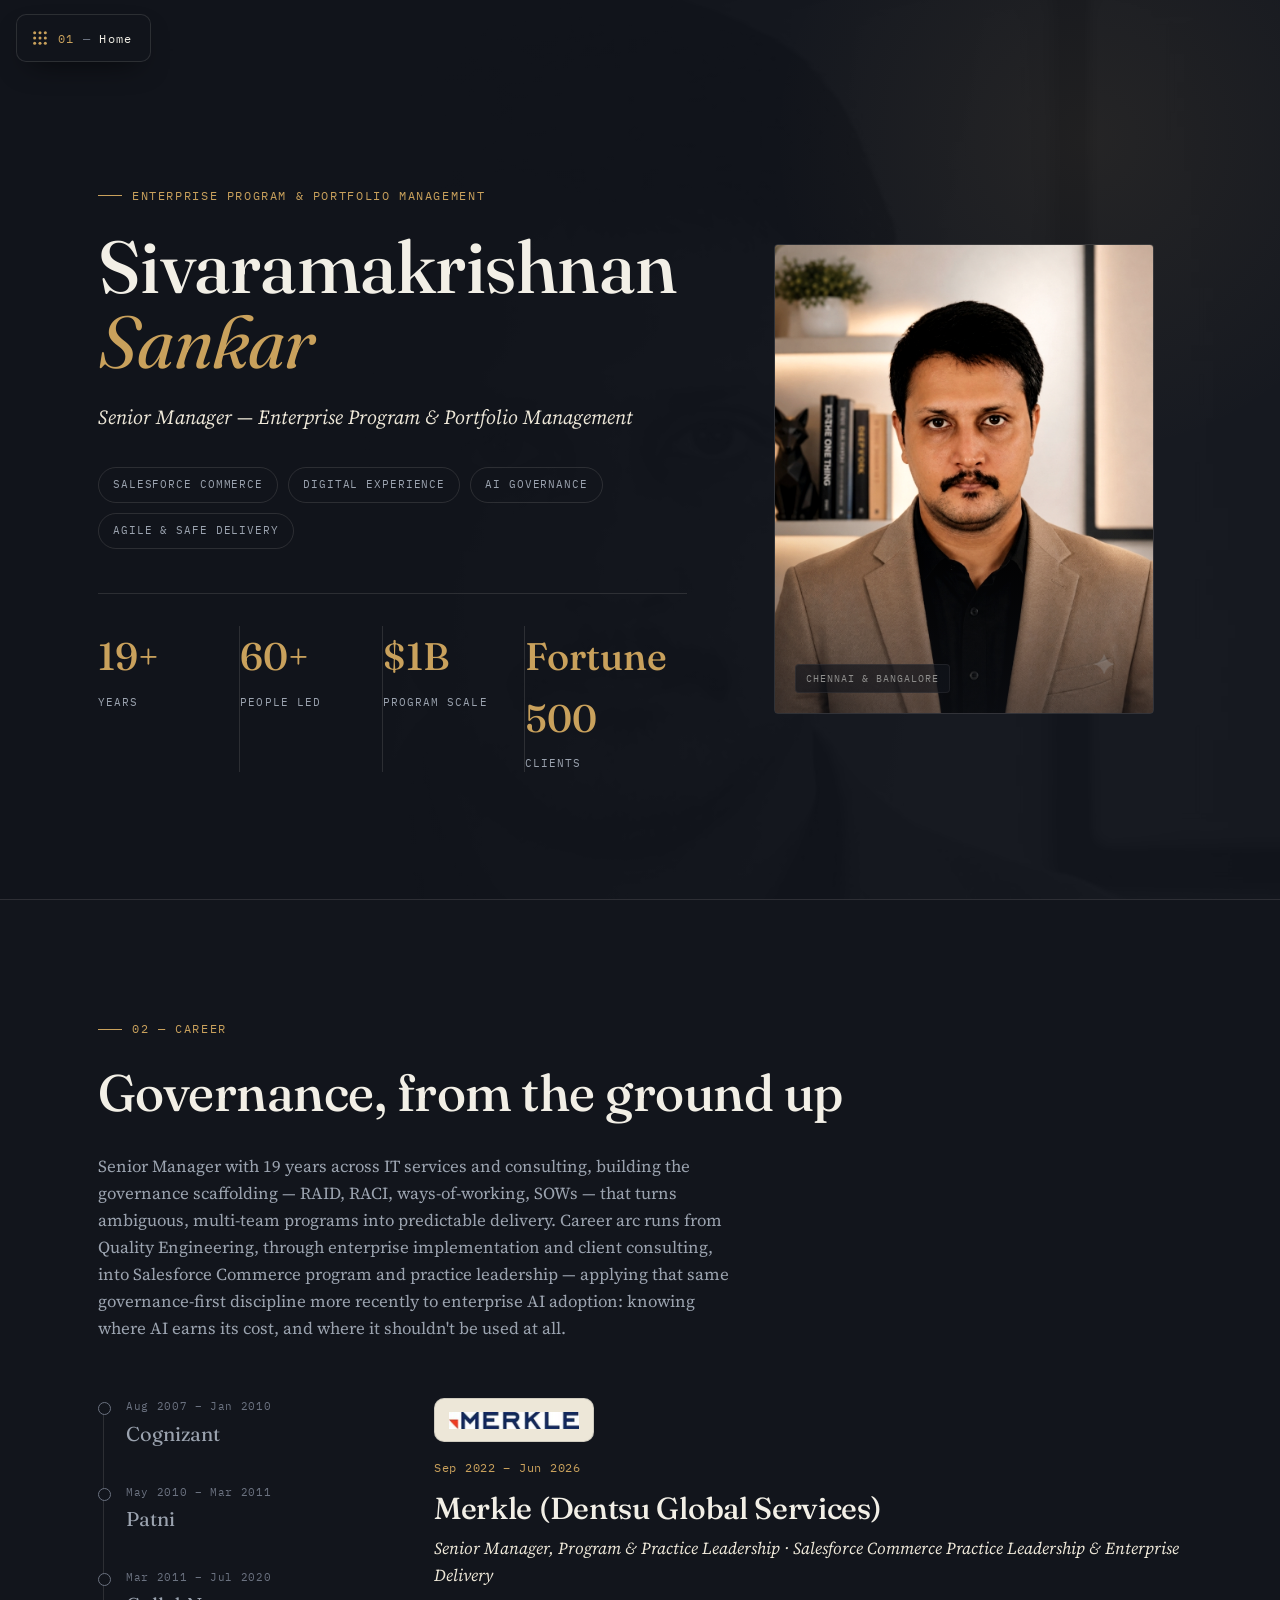
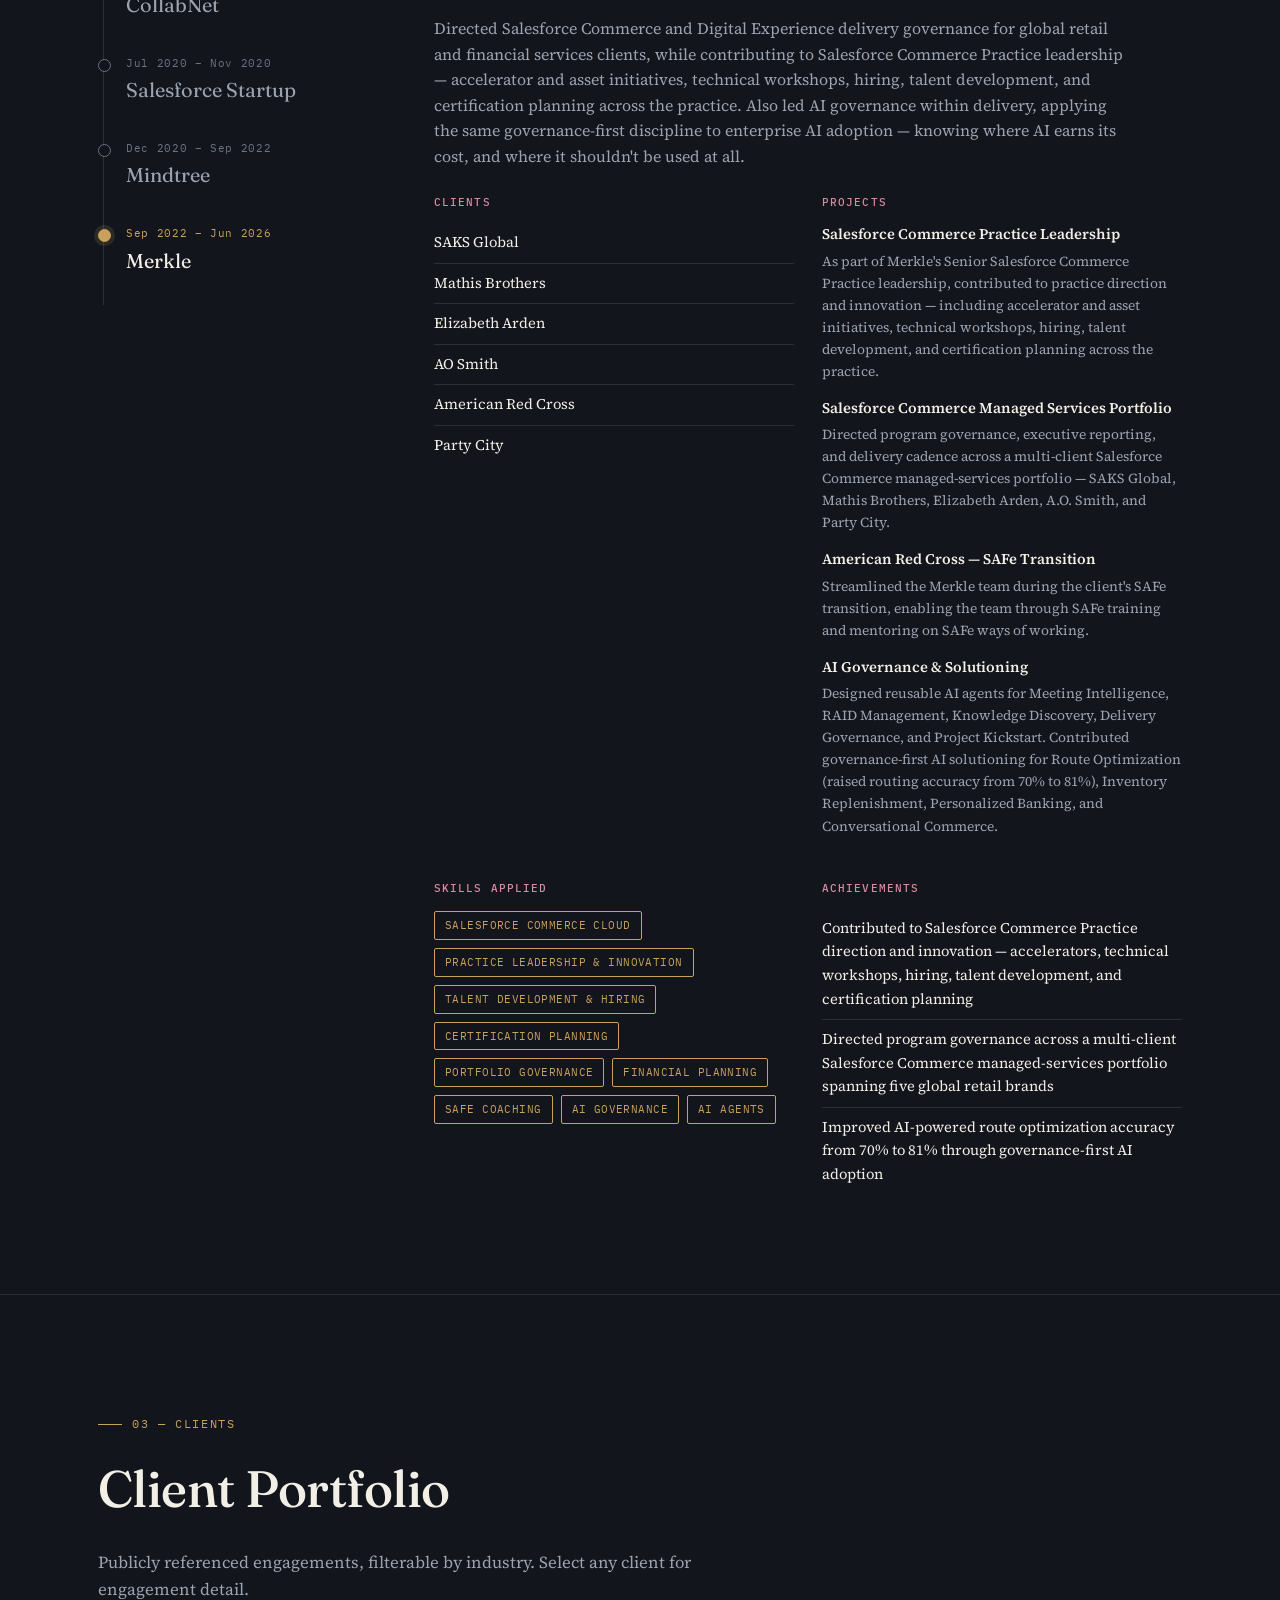
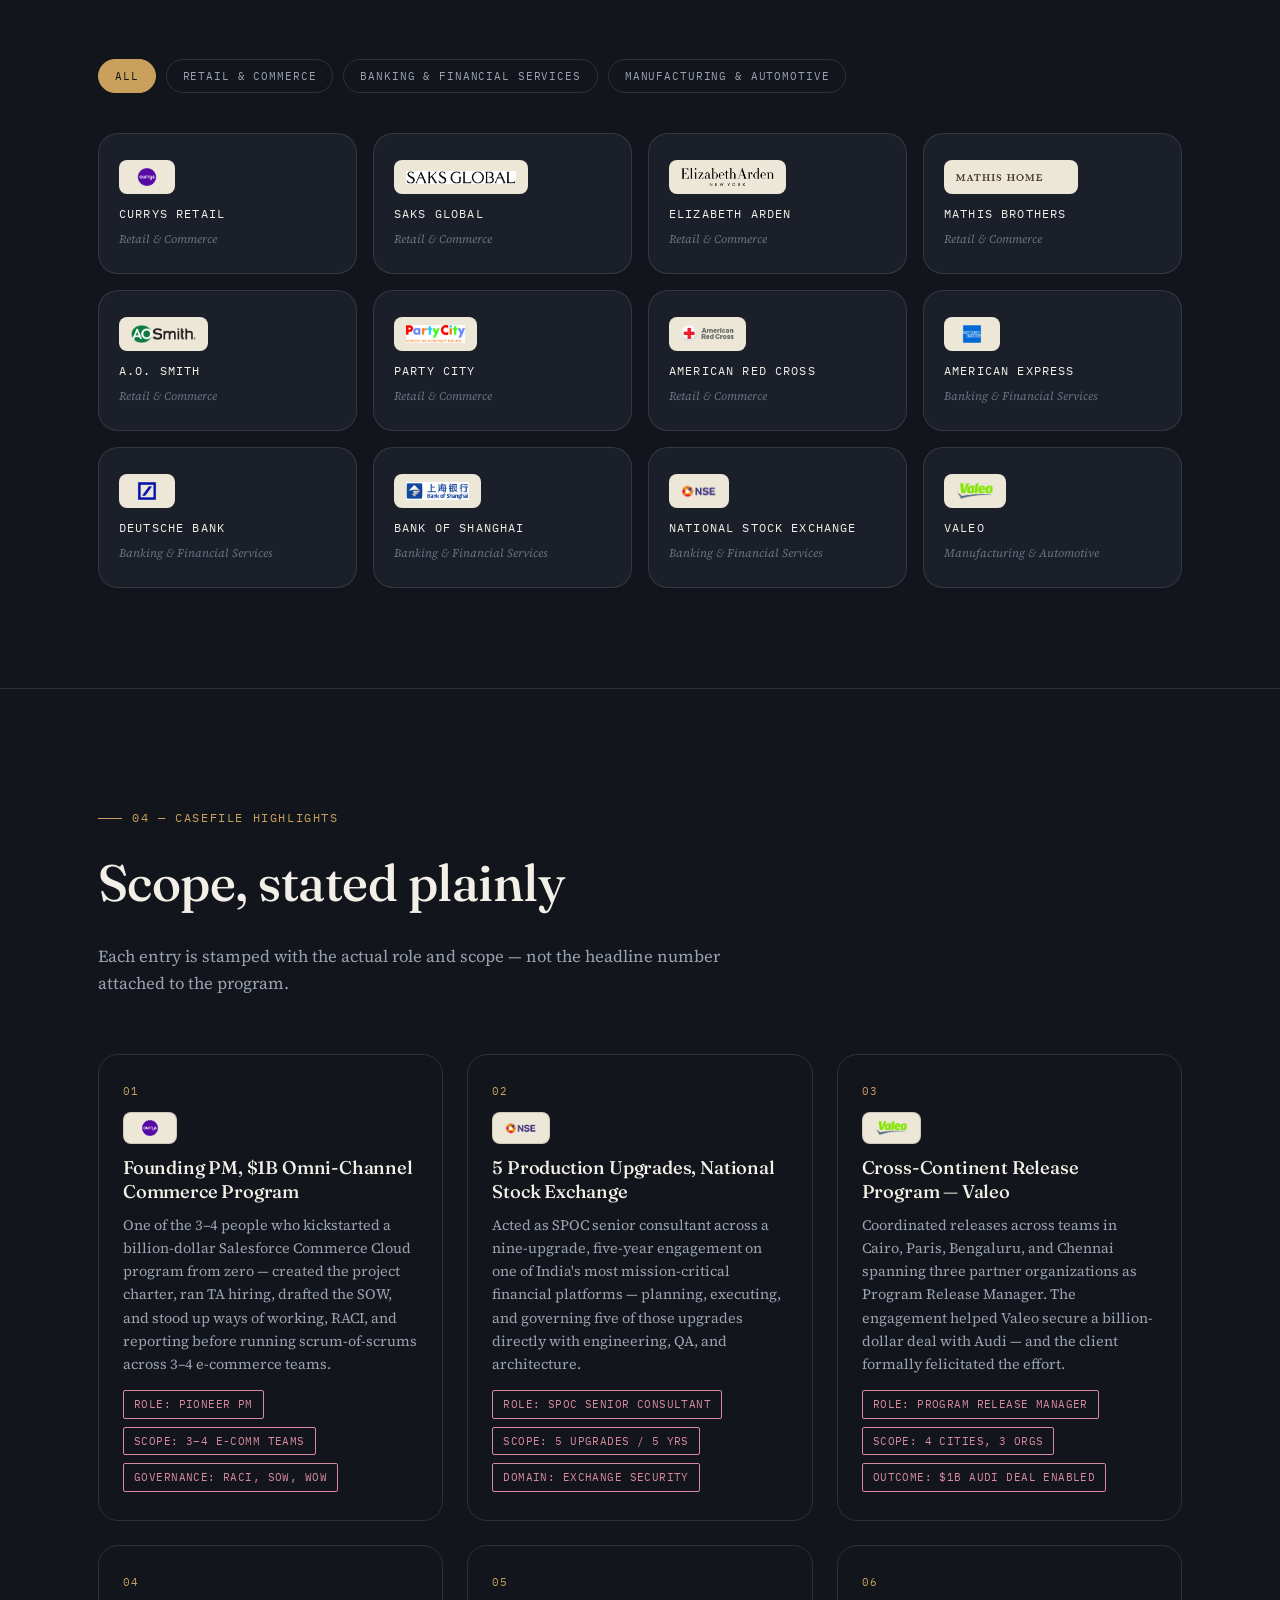
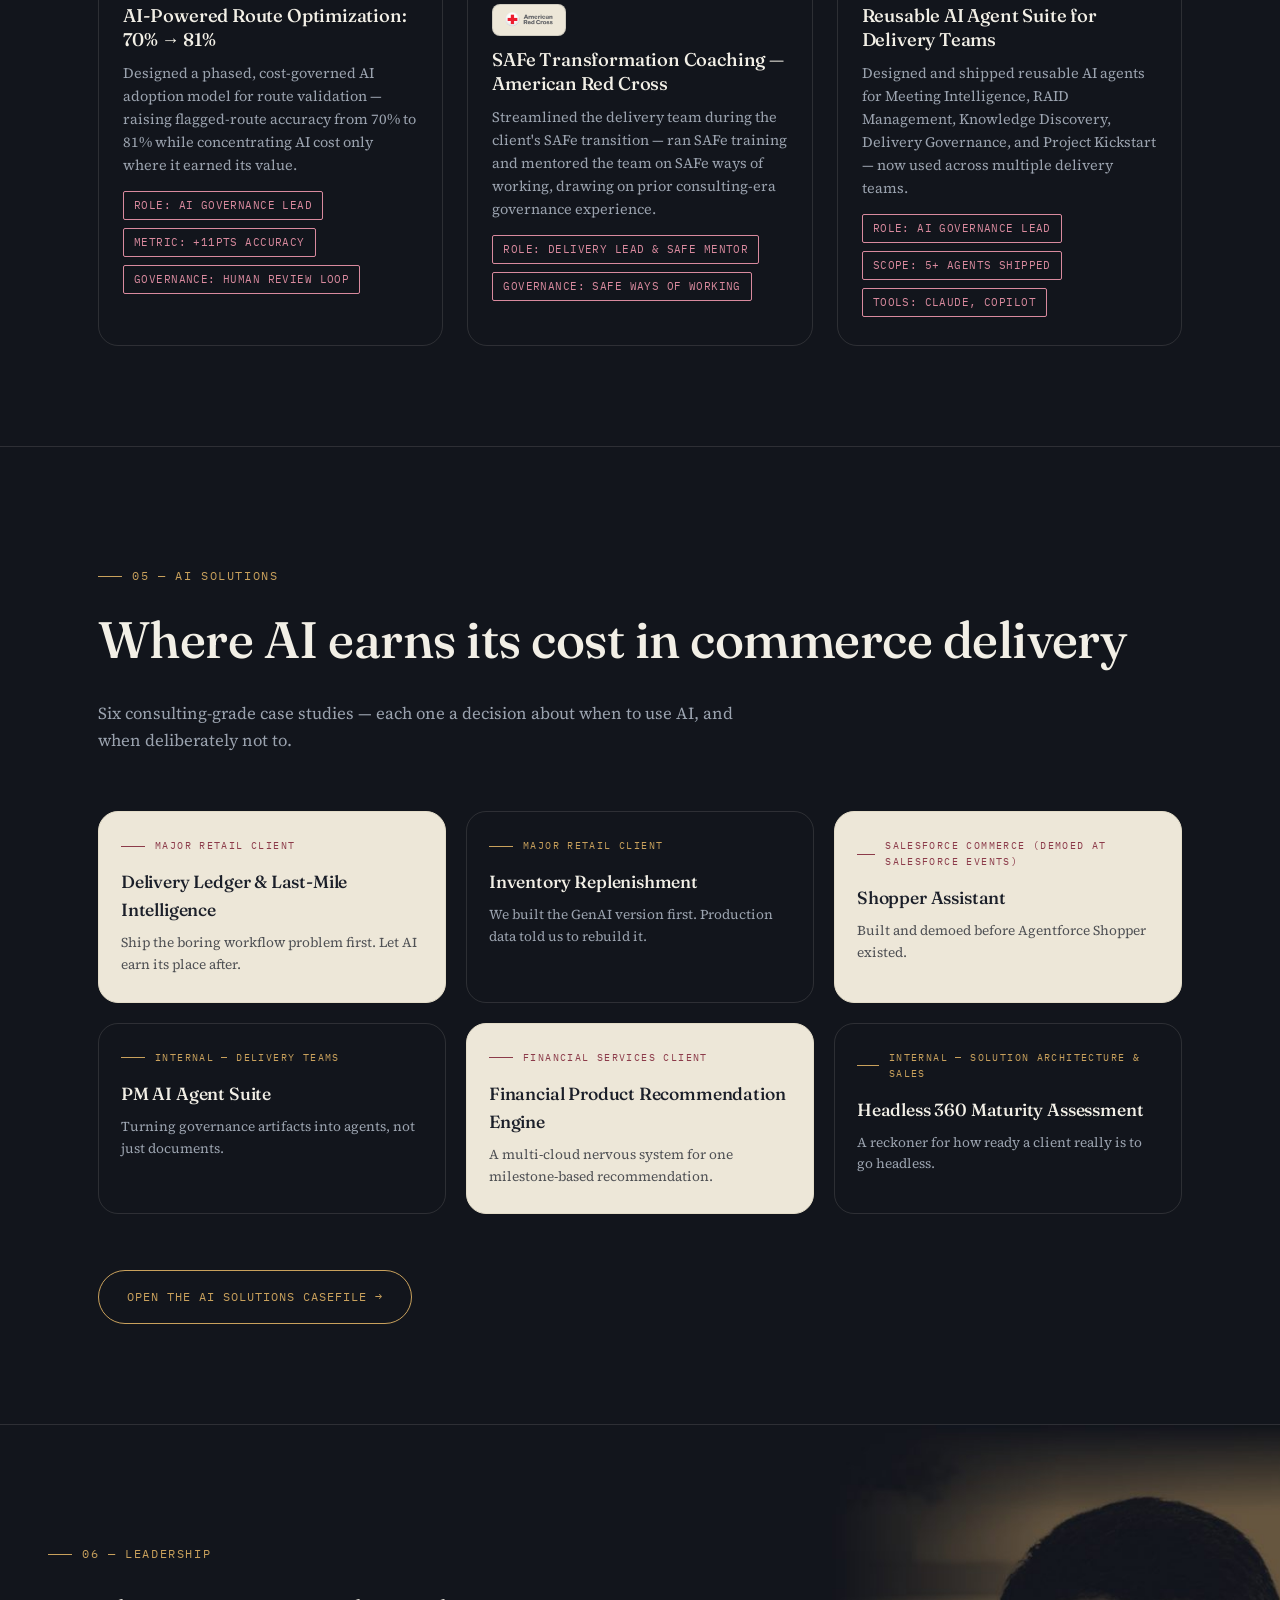
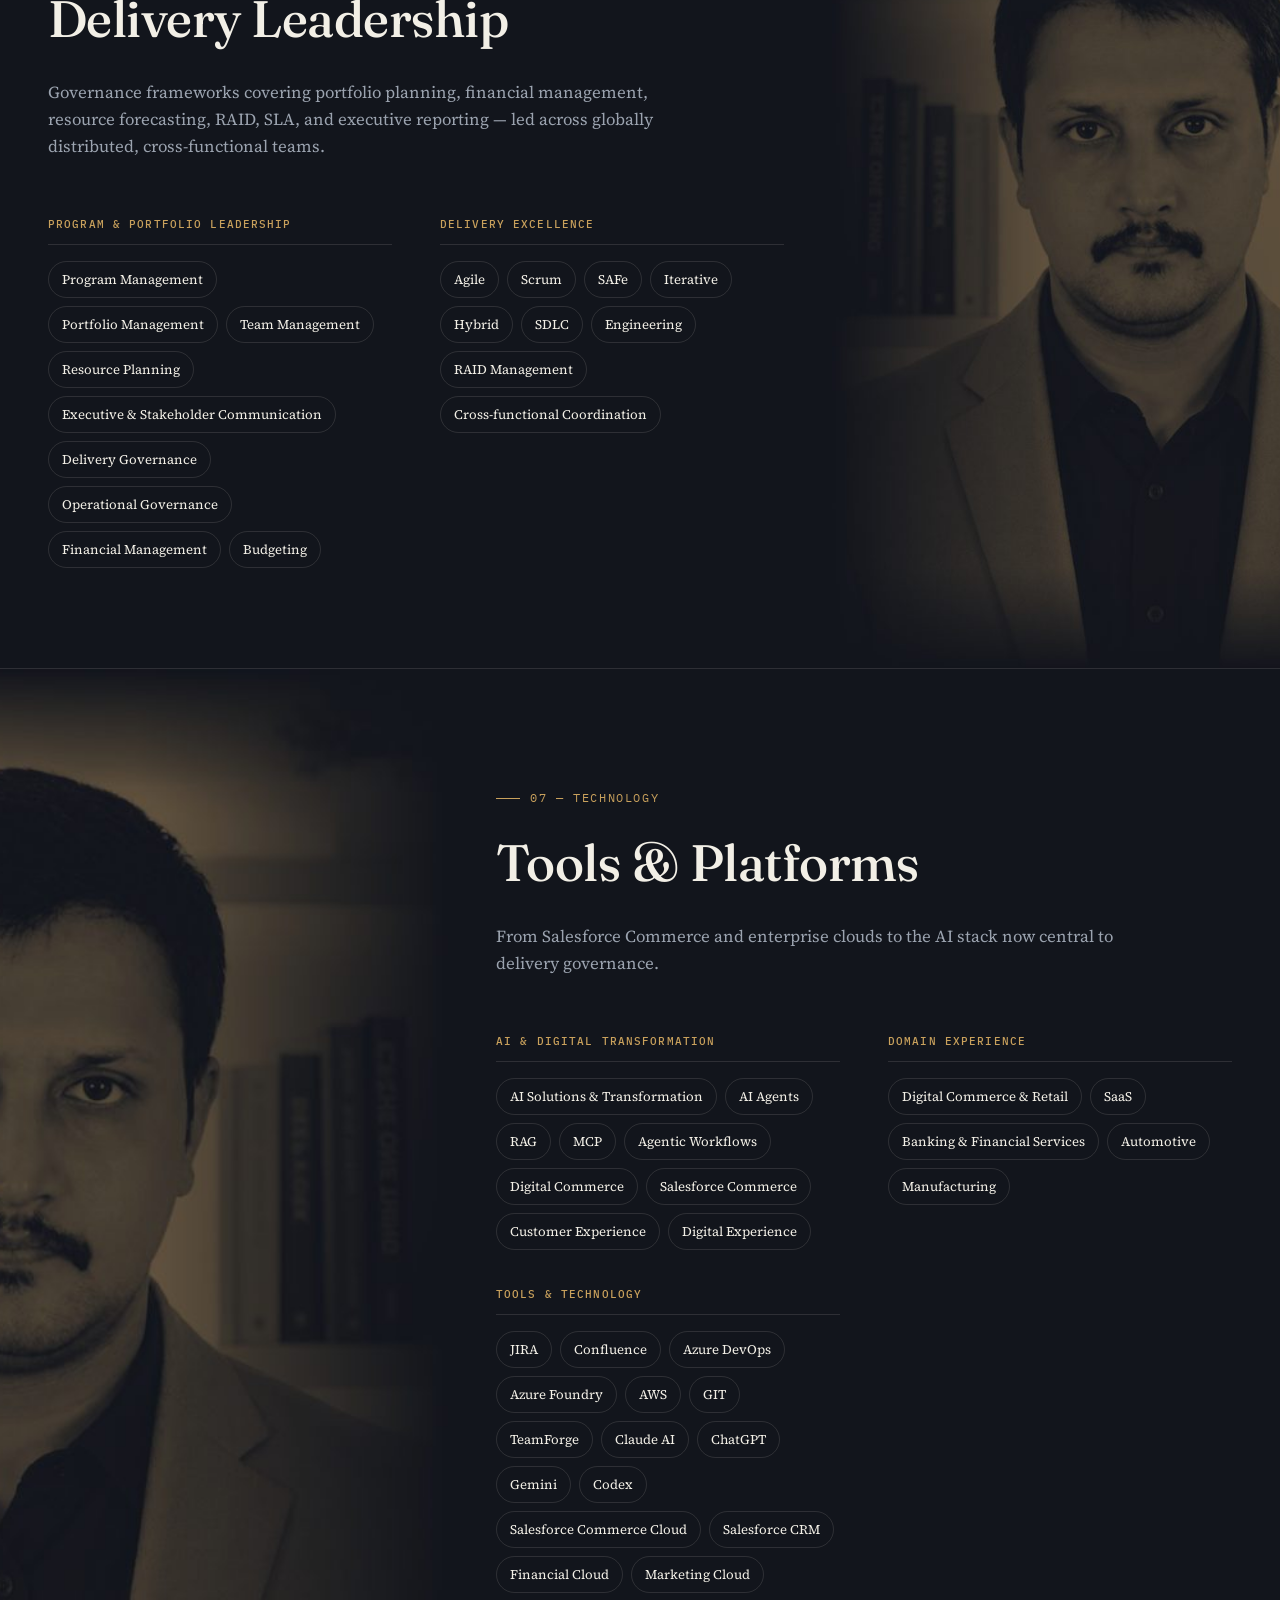
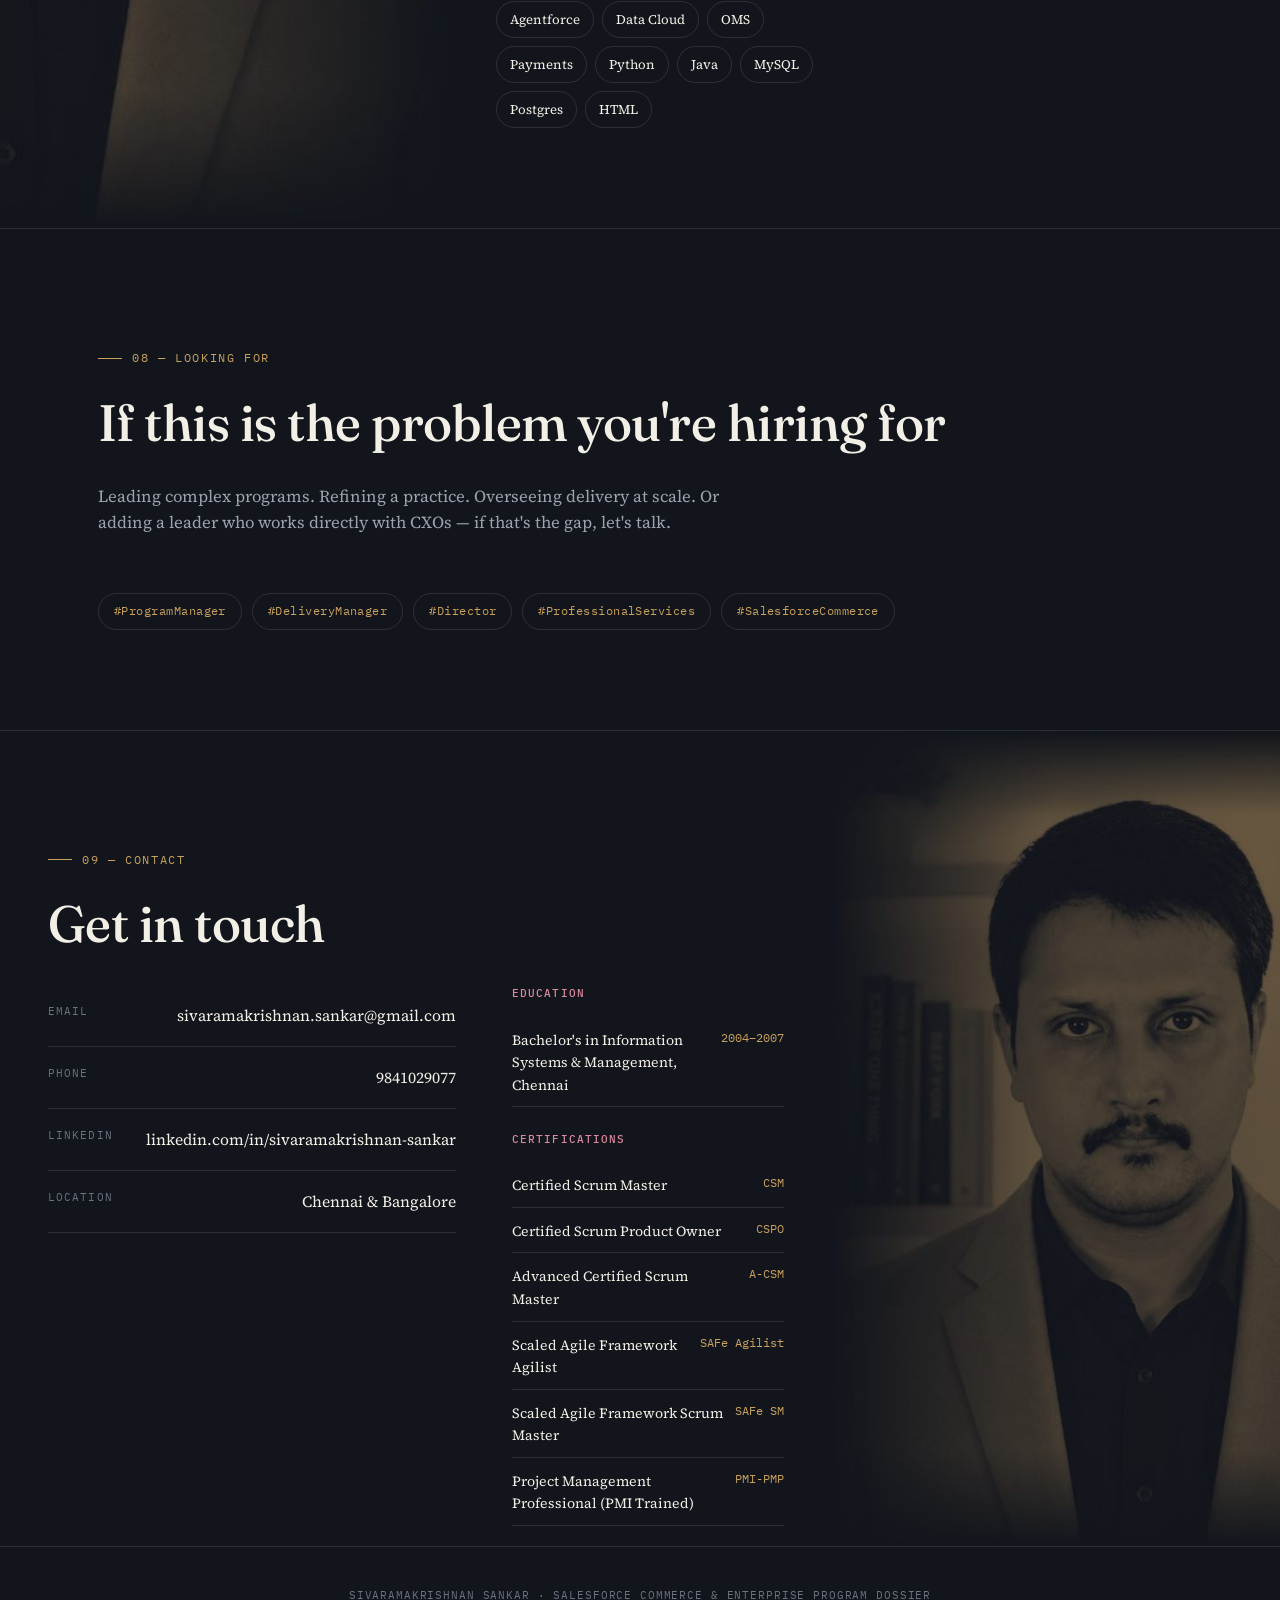
<file: index.html>
<!DOCTYPE html>
<html lang="en">
<head>
<meta charset="UTF-8">
<meta name="viewport" content="width=device-width, initial-scale=1.0">
<meta name="color-scheme" content="dark">
<title>Sivaramakrishnan Sankar — Salesforce Commerce & Enterprise Program Leader</title>
<meta name="description" content="Sivaramakrishnan Sankar — Senior Manager with 19 years leading Salesforce Commerce and enterprise program delivery. Governance-first leadership across program setup, practice building, and AI governance for global retail and financial services clients.">

<meta property="og:type" content="website">
<meta property="og:title" content="Sivaramakrishnan Sankar — Salesforce Commerce & Enterprise Program Leader">
<meta property="og:description" content="19 years leading Salesforce Commerce and enterprise program delivery — from program setup and practice building to AI governance.">
<meta property="og:url" content="https://srkriz26.github.io/sivaramakrishnan-portfolio/">
<meta property="og:image" content="https://srkriz26.github.io/sivaramakrishnan-portfolio/assets/profile/sivaram.png">

<meta name="twitter:card" content="summary_large_image">
<meta name="twitter:title" content="Sivaramakrishnan Sankar — Salesforce Commerce & Enterprise Program Leader">
<meta name="twitter:description" content="19 years leading Salesforce Commerce and enterprise program delivery — from program setup and practice building to AI governance.">
<meta name="twitter:image" content="https://srkriz26.github.io/sivaramakrishnan-portfolio/assets/profile/sivaram.png">

<script type="application/ld+json">
{
  "@context": "https://schema.org",
  "@type": "Person",
  "name": "Sivaramakrishnan Sankar",
  "jobTitle": "Senior Manager, Enterprise Program & Salesforce Commerce Leadership",
  "url": "https://srkriz26.github.io/sivaramakrishnan-portfolio/",
  "sameAs": [
    "https://www.linkedin.com/in/sivaramakrishnan-sankar/"
  ],
  "knowsAbout": ["Salesforce Commerce Cloud", "Enterprise Program Management", "Digital Experience", "AI Governance", "Agile & SAFe Delivery"]
}
</script>

<link rel="stylesheet" href="css/style.css">
<link rel="stylesheet" href="css/animations.css">
</head>
<body>

<!-- ================= DOCK NAV (desktop) =================
     Starts expanded at the top of the page, folds into the launcher icon on
     scroll, and unfolds again when the icon is hovered or clicked. -->
<nav class="dock" aria-label="Sections">
  <button class="dock-toggle" type="button" aria-expanded="false" aria-controls="dock-cards" aria-label="Sections menu">
    <span class="dock-icon"><svg viewBox="0 0 18 18" aria-hidden="true"><circle cx="3" cy="3" r="1.7"/><circle cx="9" cy="3" r="1.7"/><circle cx="15" cy="3" r="1.7"/><circle cx="3" cy="9" r="1.7"/><circle cx="9" cy="9" r="1.7"/><circle cx="15" cy="9" r="1.7"/><circle cx="3" cy="15" r="1.7"/><circle cx="9" cy="15" r="1.7"/><circle cx="15" cy="15" r="1.7"/></svg></span>
    <span class="dock-current" aria-hidden="true"><span class="num">01</span>Home</span>
  </button>
  <div class="dock-cards" id="dock-cards">
    <a class="dock-card" href="#home" data-target="home"><span class="num">01</span>Home</a>
    <a class="dock-card" href="#career" data-target="career"><span class="num">02</span>Career</a>
    <a class="dock-card" href="#clients" data-target="clients"><span class="num">03</span>Clients</a>
    <a class="dock-card" href="#highlights" data-target="highlights"><span class="num">04</span>Projects</a>
    <a class="dock-card" href="#ai-solutions" data-target="ai-solutions"><span class="num">05</span>AI Solutions</a>
    <a class="dock-card" href="#leadership" data-target="leadership"><span class="num">06</span>Leadership</a>
    <a class="dock-card" href="#technology" data-target="technology"><span class="num">07</span>Technology</a>
    <a class="dock-card" href="#looking-for" data-target="looking-for"><span class="num">08</span>Looking For</a>
    <a class="dock-card" href="#contact" data-target="contact"><span class="num">09</span>Contact</a>
  </div>
</nav>

<!-- ================= TOP NAV (phones and tablets) ================= -->
<div class="topnav">
  <span class="topnav-name">S. Sankar</span>
  <button class="topnav-toggle">MENU</button>
</div>
<div class="topnav-menu">
  <a data-target="home">01 — Home</a>
  <a data-target="career">02 — Career</a>
  <a data-target="clients">03 — Clients</a>
  <a data-target="highlights">04 — Projects</a>
  <a data-target="ai-solutions">05 — AI Solutions</a>
  <a data-target="leadership">06 — Leadership</a>
  <a data-target="technology">07 — Technology</a>
  <a data-target="looking-for">08 — Looking For</a>
  <a data-target="contact">09 — Contact</a>
</div>

<main>

  <!-- ================= 01 HOME ================= -->
  <section id="home">
    <div class="hero-ghost" style="background-image:url('assets/backgrounds/leadership-photo-band.jpg')"></div>
    <div class="hero-inner">
      <div>
        <div class="eyebrow hero-eyebrow hero-anim hero-anim-1">Enterprise Program &amp; Portfolio Management</div>
        <h1 class="hero-name hero-anim hero-anim-2" id="hero-name">&nbsp;</h1>
        <p class="hero-role hero-anim hero-anim-3" id="hero-role"></p>
        <p class="hero-narrative hero-anim hero-anim-narrative" id="hero-narrative"></p>
        <div class="hero-tags hero-anim hero-anim-4" id="hero-tags"></div>
        <div class="hero-counters hero-anim hero-anim-5" id="hero-counters"></div>
      </div>
      <div class="hero-portrait">
        <div class="hero-portrait-frame hero-anim hero-anim-6 parallax" id="hero-portrait-frame">
          <img id="hero-photo" src="" alt="">
          <span class="hero-portrait-tag">Chennai &amp; Bangalore</span>
        </div>
      </div>
    </div>
  </section>

  <!-- ================= 02 CAREER ================= -->
  <section id="career" class="section">
    <div class="section-inner">
      <div class="eyebrow reveal">02 — Career</div>
      <h2 class="section-title reveal">Governance, from the ground up</h2>
      <p class="section-sub reveal" id="career-summary-text"></p>

      <div class="career-layout">
        <div class="timeline-rail" id="timeline-rail"></div>
        <div class="career-detail" id="career-detail"></div>
      </div>
    </div>
  </section>

  <!-- ================= 03 CLIENTS ================= -->
  <section id="clients" class="section">
    <div class="section-inner">
      <div class="eyebrow reveal">03 — Clients</div>
      <h2 class="section-title reveal">Client Portfolio</h2>
      <p class="section-sub reveal">Publicly referenced engagements, filterable by industry. Select any client for engagement detail.</p>
      <div class="client-filters" id="client-filters"></div>
      <div class="client-grid" id="client-grid"></div>
    </div>
  </section>

  <!-- ================= 05 CASEFILE HIGHLIGHTS (Projects) ================= -->
  <section id="highlights" class="section">
    <div class="section-inner">
      <div class="eyebrow reveal">04 — Casefile Highlights</div>
      <h2 class="section-title reveal">Scope, stated plainly</h2>
      <p class="section-sub reveal">Each entry is stamped with the actual role and scope — not the headline number attached to the program.</p>
      <div class="highlights-grid" id="highlights-grid"></div>
    </div>
  </section>

  <!-- ================= 06 AI SOLUTIONS (teaser -> deep dive page) ================= -->
  <section id="ai-solutions" class="section">
    <div class="section-inner">
      <div class="eyebrow reveal">05 — AI Solutions</div>
      <h2 class="section-title reveal">Where AI earns its cost in commerce delivery</h2>
      <p class="section-sub reveal">Six consulting-grade case studies — each one a decision about when to use AI, and when deliberately not to.</p>
      <div class="ai-teaser-grid" id="ai-teaser-grid"></div>
      <a class="ai-teaser-cta reveal" href="ai-solutions.html">Open the AI Solutions Casefile →</a>
    </div>
  </section>

  <!-- ================= 07 LEADERSHIP ================= -->
  <section id="leadership" class="split-section">
    <div class="split-text">
      <div class="eyebrow reveal">06 — Leadership</div>
      <h2 class="section-title reveal">Delivery Leadership</h2>
      <p class="section-sub reveal">Governance frameworks covering portfolio planning, financial management, resource forecasting, RAID, SLA, and executive reporting — led across globally distributed, cross-functional teams.</p>
      <div class="comp-grid" id="leadership-grid"></div>
    </div>
    <div class="split-image" style="background-image:url('assets/backgrounds/leadership-photo-band.jpg')"></div>
  </section>

  <!-- ================= 08 TECHNOLOGY ================= -->
  <section id="technology" class="split-section reverse">
    <div class="split-image mirror" style="background-image:url('assets/backgrounds/leadership-photo-band-mirror.jpg')"></div>
    <div class="split-text">
      <div class="eyebrow reveal">07 — Technology</div>
      <h2 class="section-title reveal">Tools &amp; Platforms</h2>
      <p class="section-sub reveal">From Salesforce Commerce and enterprise clouds to the AI stack now central to delivery governance.</p>
      <div class="comp-grid" id="technology-grid"></div>
    </div>
  </section>

  <!-- ================= 08 LOOKING FOR ================= -->
  <section id="looking-for" class="section">
    <div class="section-inner">
      <div class="eyebrow reveal">08 — Looking For</div>
      <h2 class="section-title reveal" id="looking-for-heading"></h2>
      <p class="section-sub reveal" id="looking-for-narrative"></p>
      <div class="hashtag-row reveal" id="looking-for-tags"></div>
    </div>
  </section>

  <!-- ================= 09 CONTACT ================= -->
  <section id="contact" class="split-section">
    <div class="split-text" style="padding-bottom:20px;">
      <div class="eyebrow reveal">09 — Contact</div>
      <h2 class="section-title reveal">Get in touch</h2>
      <div class="contact-grid">
        <div class="contact-list reveal" id="contact-list"></div>
        <div class="credentials-list panel reveal" id="credentials-list" style="background:transparent;color:inherit;padding:0;"></div>
      </div>
    </div>
    <div class="split-image" style="background-image:url('assets/backgrounds/leadership-photo-band.jpg')"></div>
  </section>

</main>

<footer>SIVARAMAKRISHNAN SANKAR &middot; SALESFORCE COMMERCE &amp; ENTERPRISE PROGRAM DOSSIER</footer>

<!-- Client detail modal -->
<div class="modal-overlay" id="client-modal"></div>

<!-- Data (JSON-driven — see /data/*.json for source of truth) -->
<script src="data/profile.data.js"></script>
<script src="data/timeline.data.js"></script>
<script src="data/clients.data.js"></script>
<script src="data/projects.data.js"></script>

<!-- Logic -->
<script src="js/navigation.js"></script>
<script src="js/animations.js"></script>
<script src="js/timeline.js"></script>
<script src="js/app.js"></script>

</body>
</html>
</file>
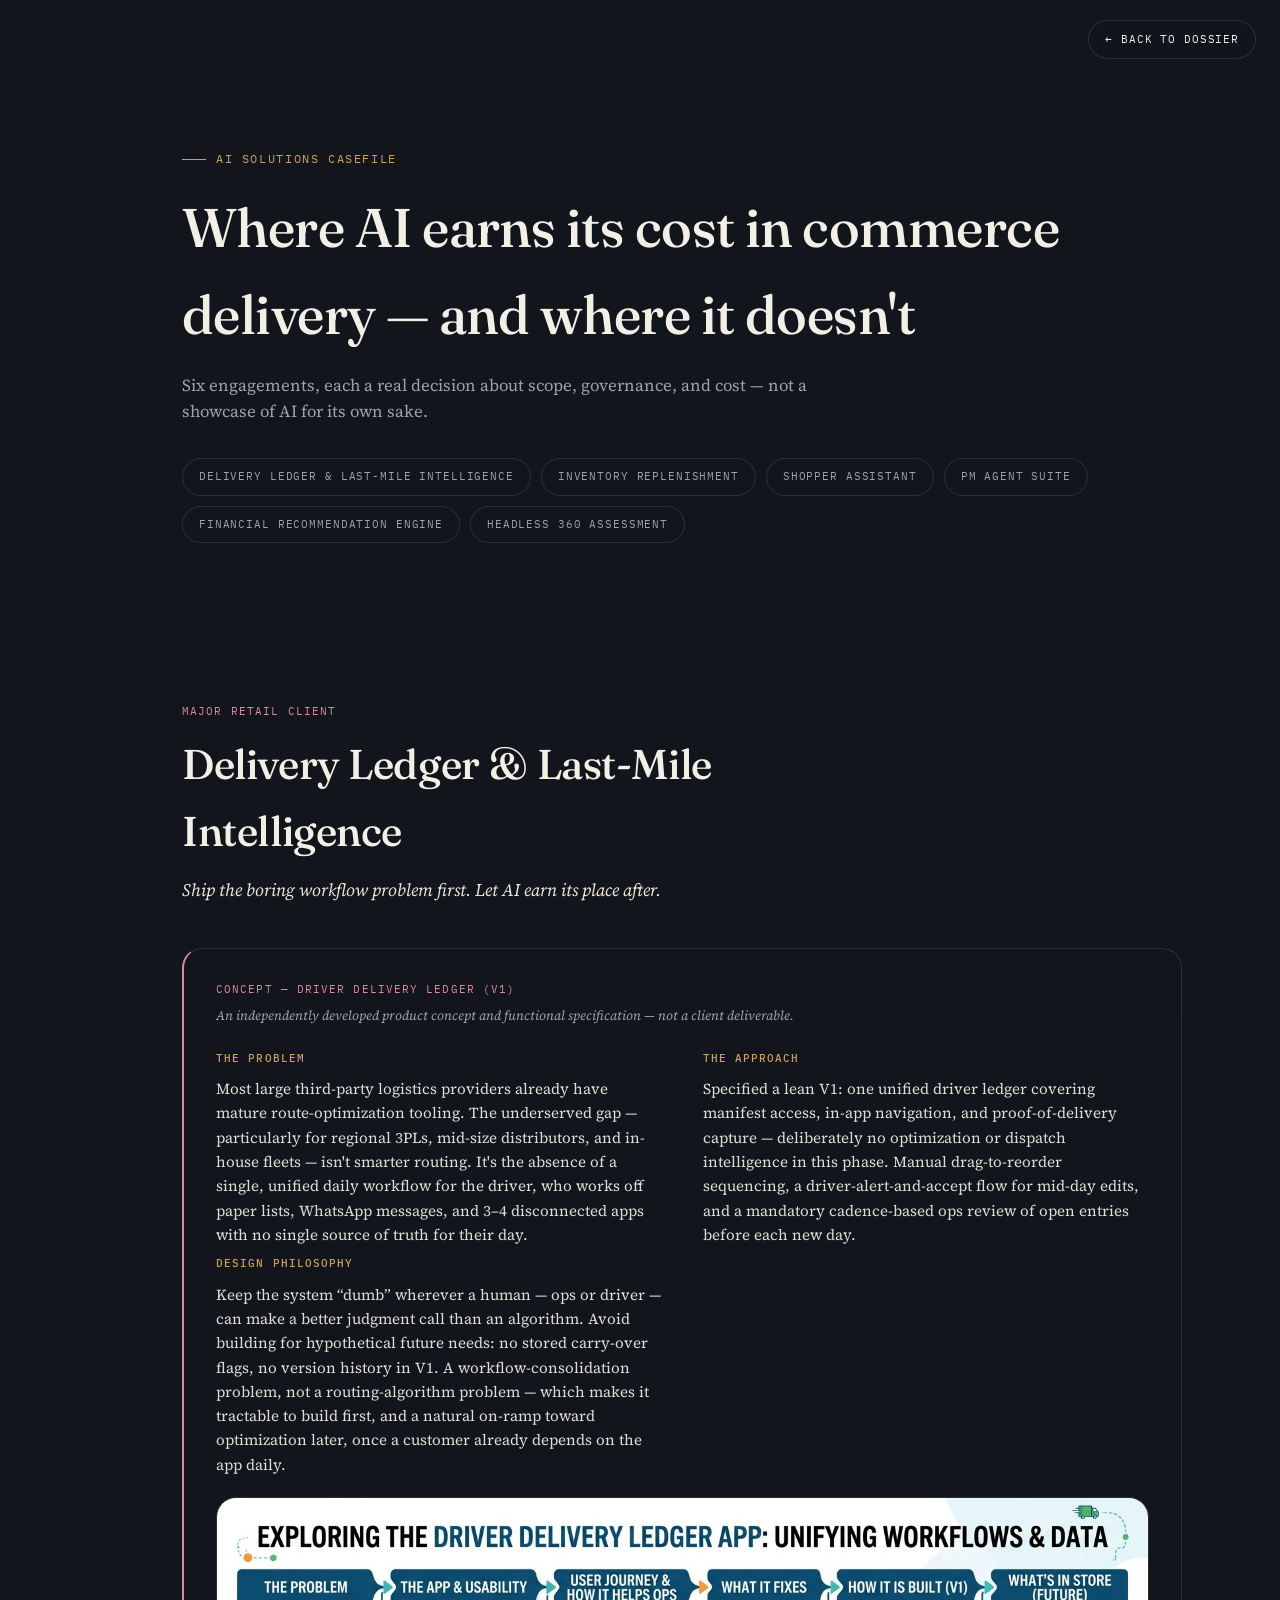
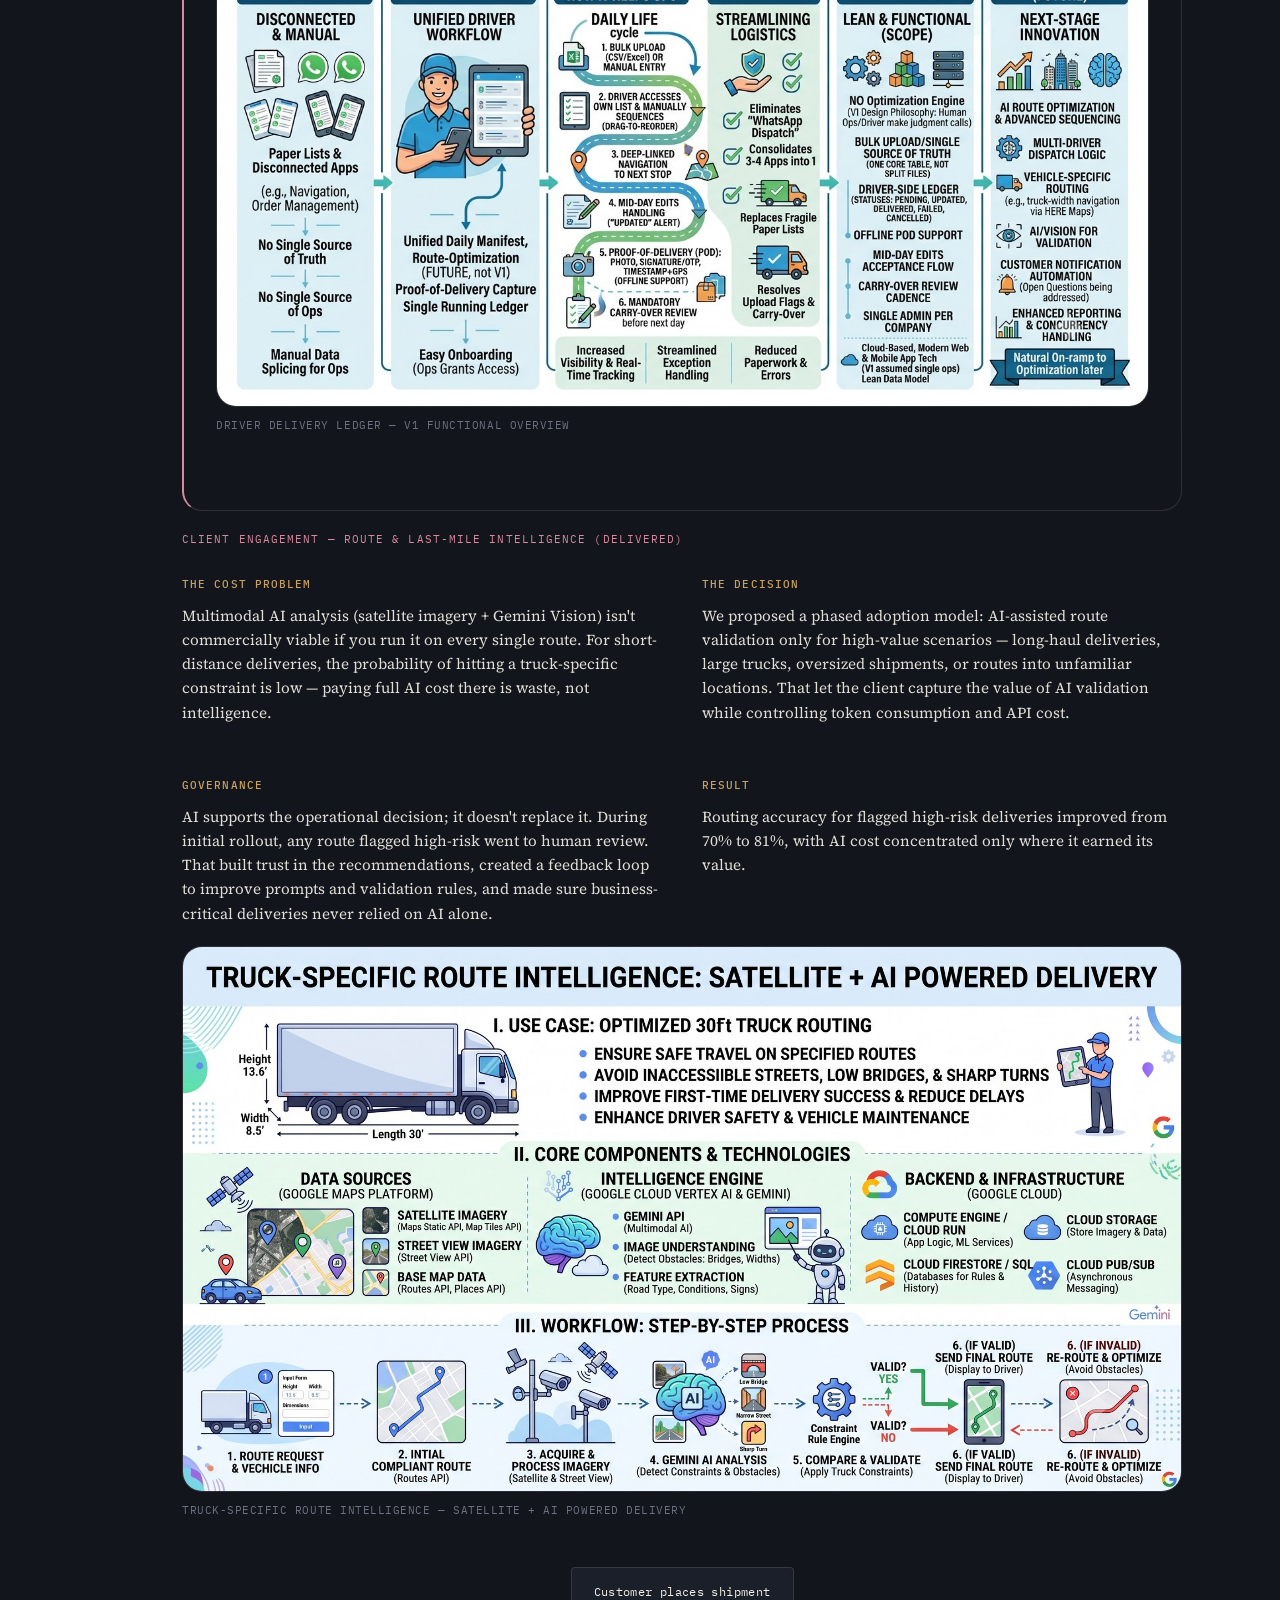
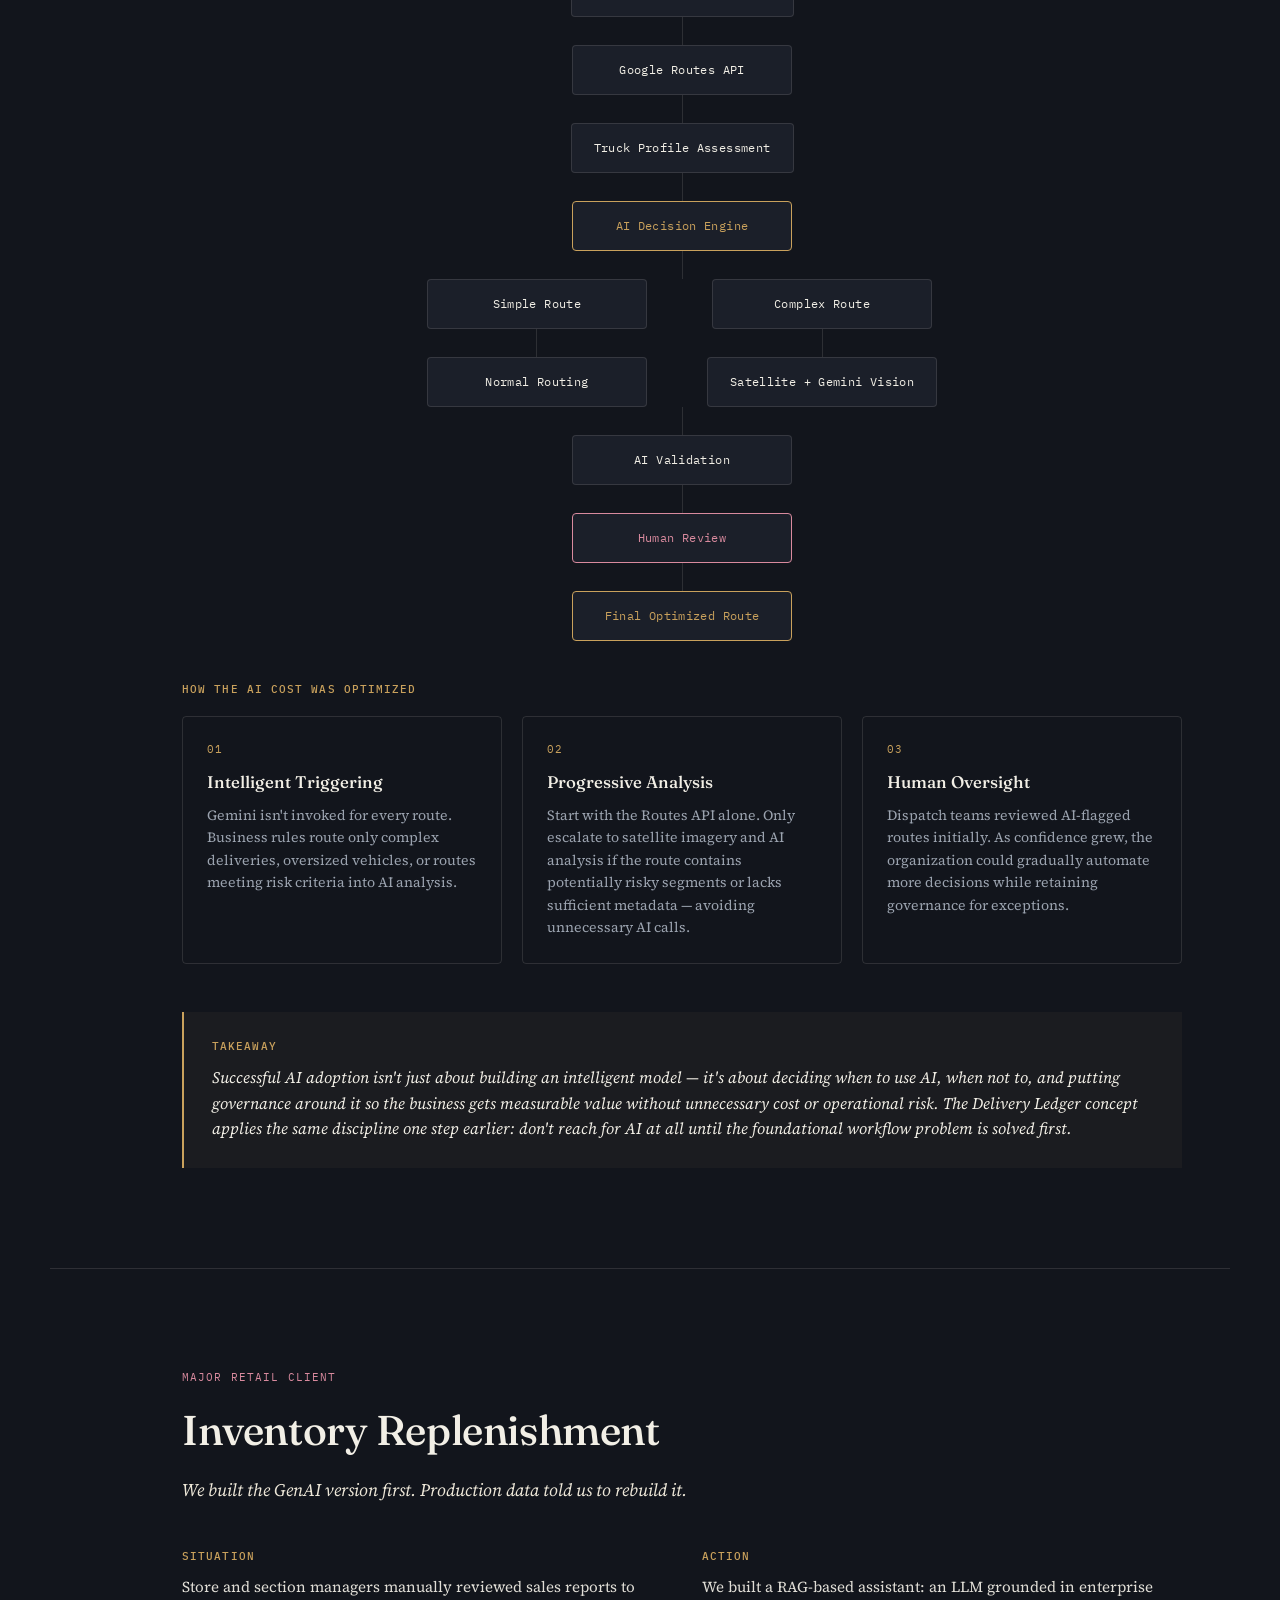
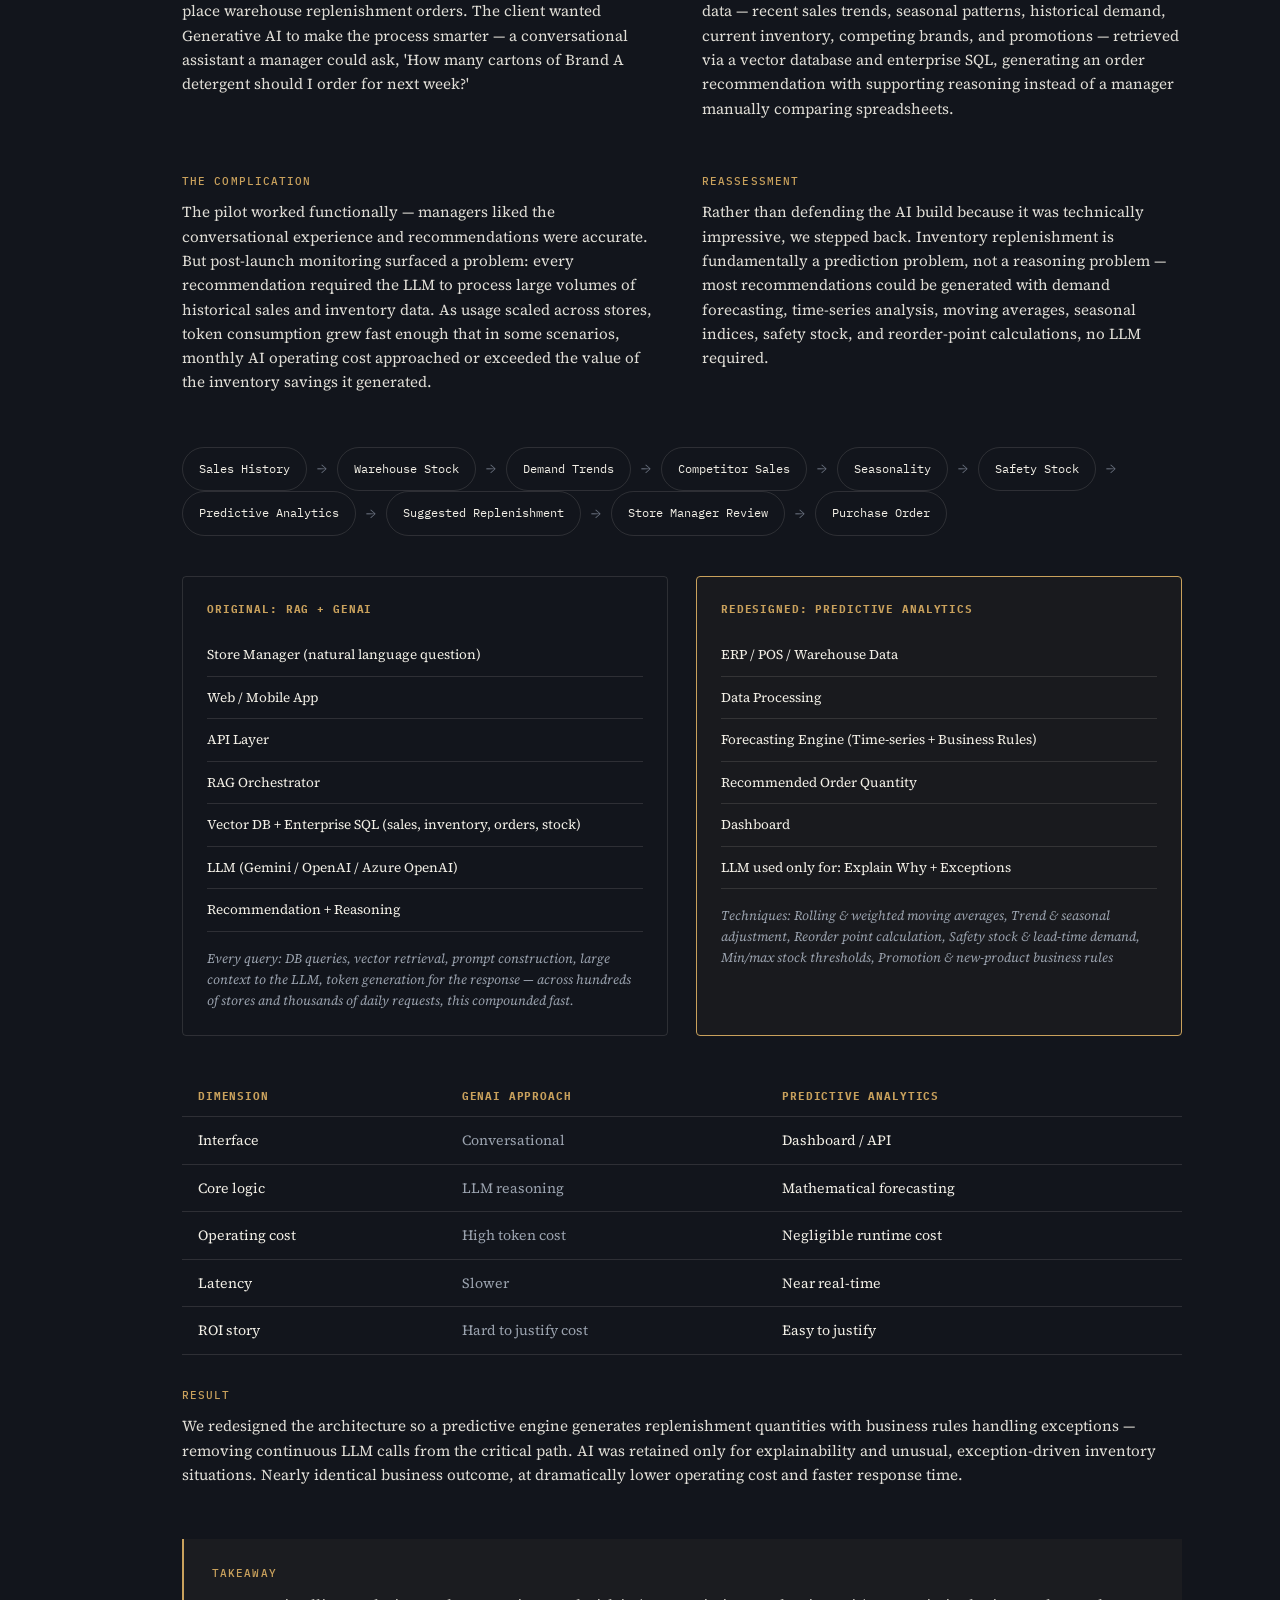
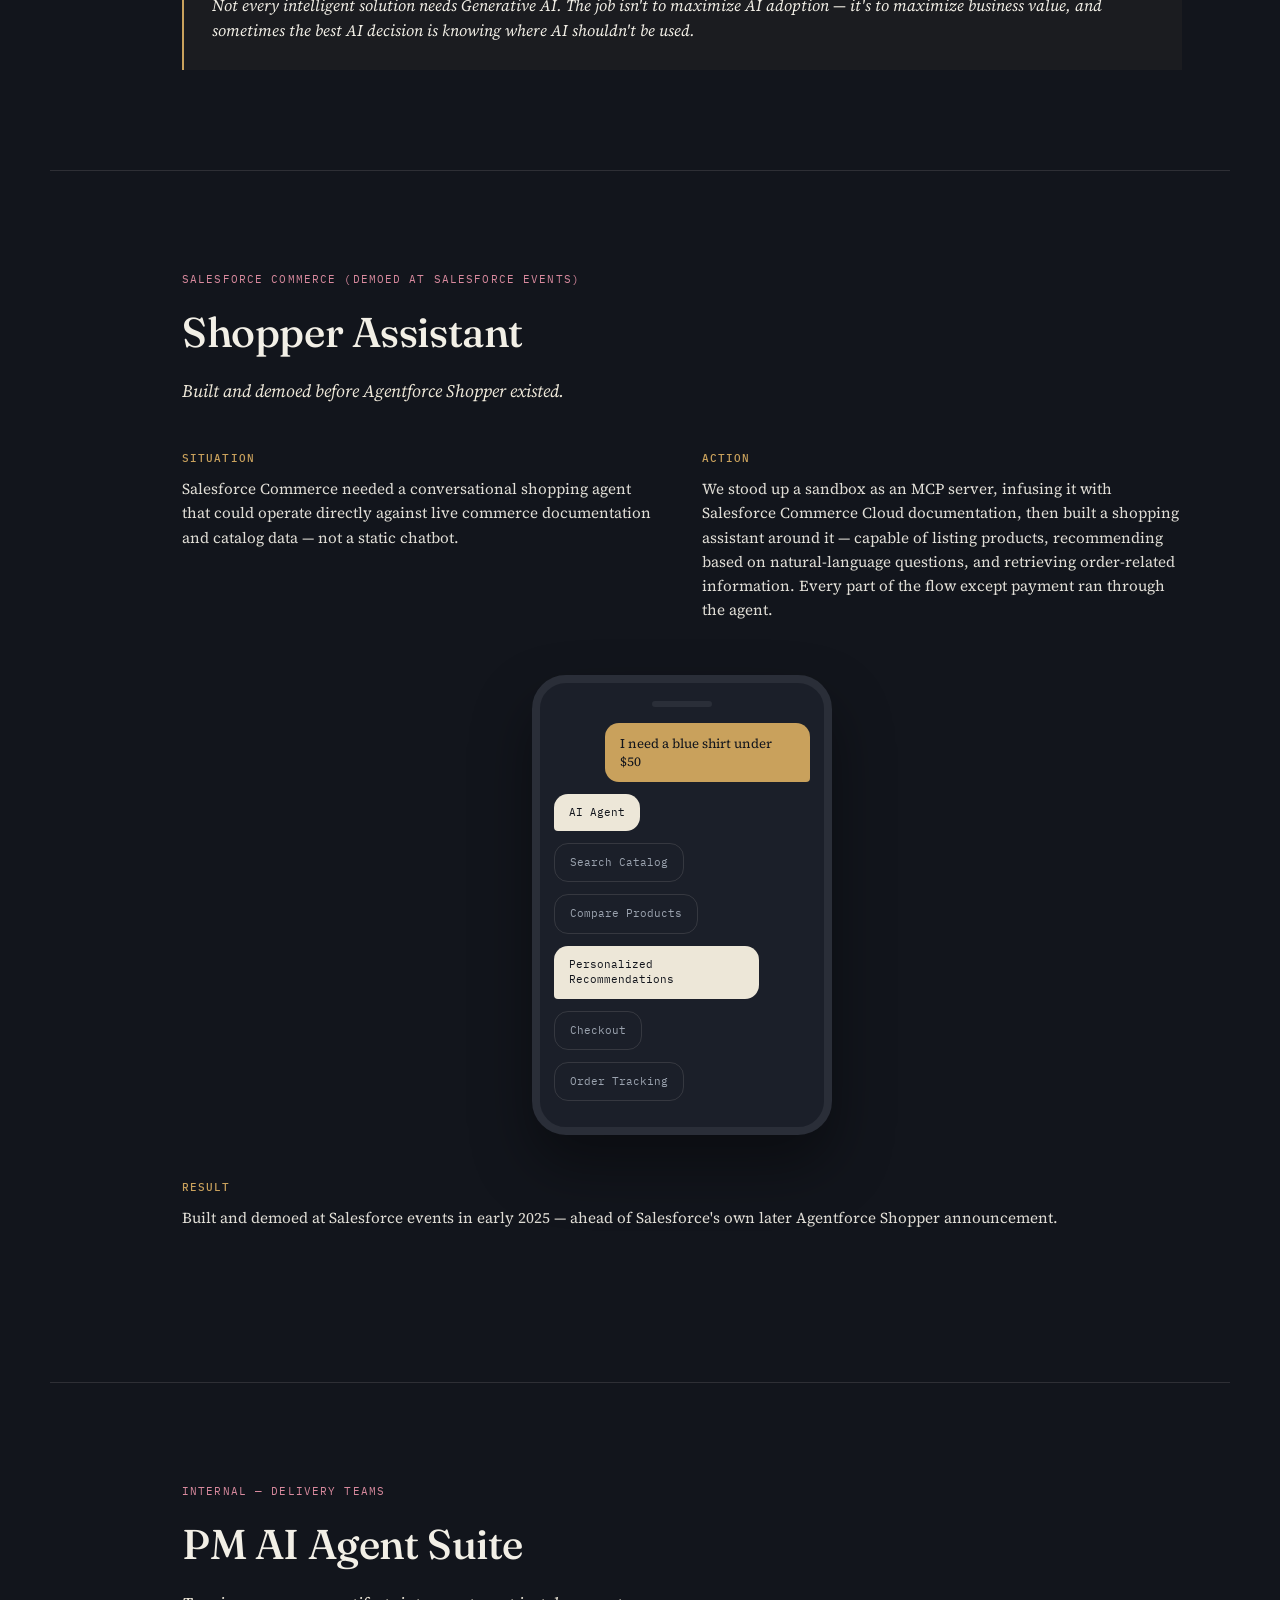
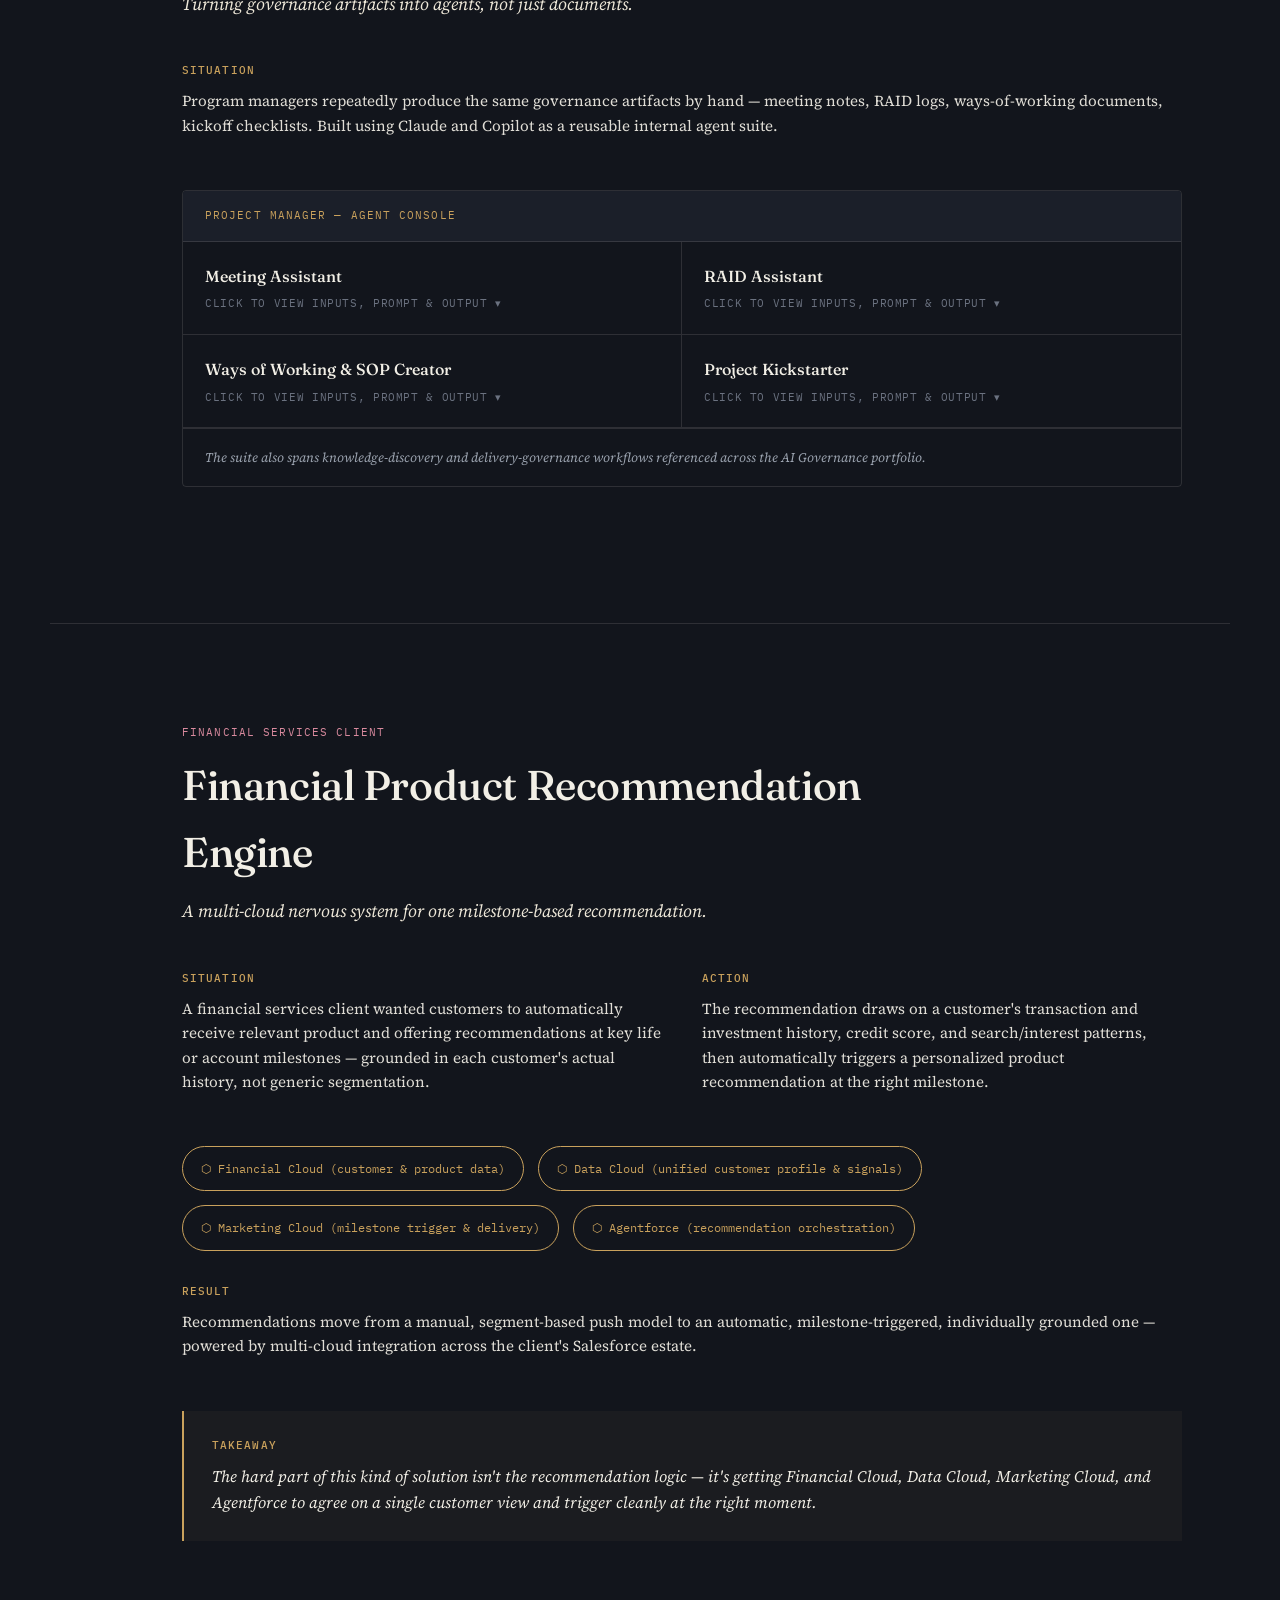
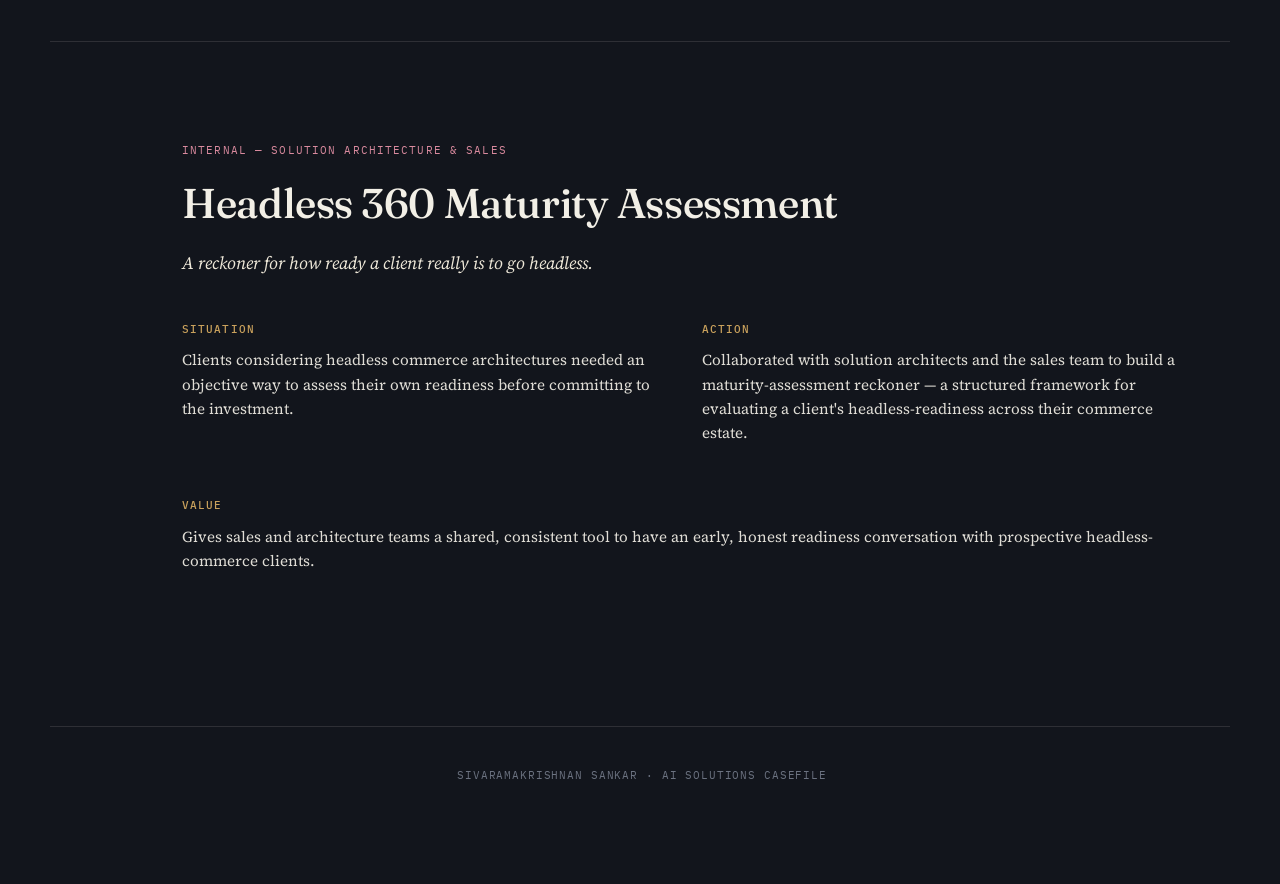
<file: ai-solutions.html>
<!DOCTYPE html>
<html lang="en">
<head>
<meta charset="UTF-8">
<meta name="viewport" content="width=device-width, initial-scale=1.0">
<meta name="color-scheme" content="dark">
<title>AI Solutions Casefile — Sivaramakrishnan Sankar</title>
<link rel="stylesheet" href="css/style.css">
<link rel="stylesheet" href="css/animations.css">
<link rel="stylesheet" href="css/ai-solutions.css">
</head>
<body>

<a class="ai-nav-back" href="index.html">← Back to Dossier</a>

<div class="ai-hero">
  <div class="eyebrow reveal">AI Solutions Casefile</div>
  <h1 class="reveal">Where AI earns its cost in commerce delivery — and where it doesn't</h1>
  <p class="reveal">Six engagements, each a real decision about scope, governance, and cost — not a showcase of AI for its own sake.</p>
  <div class="ai-toc reveal">
    <a href="#route-intelligence">Delivery Ledger & Last-Mile Intelligence</a>
    <a href="#inventory-replenishment">Inventory Replenishment</a>
    <a href="#shopper-assistant">Shopper Assistant</a>
    <a href="#pm-agents">PM Agent Suite</a>
    <a href="#financial-recommendation">Financial Recommendation Engine</a>
    <a href="#headless-360">Headless 360 Assessment</a>
  </div>
</div>

<main>
  <section class="case" id="route-intelligence"><div id="case-route-intelligence"></div></section>
  <section class="case" id="inventory-replenishment"><div id="case-inventory-replenishment"></div></section>
  <section class="case" id="shopper-assistant"><div id="case-shopper-assistant"></div></section>
  <section class="case" id="pm-agents"><div id="case-pm-agents"></div></section>
  <section class="case" id="financial-recommendation"><div id="case-financial-recommendation"></div></section>
  <section class="case" id="headless-360"><div id="case-headless-360"></div></section>
</main>

<footer style="padding-left:24px;">SIVARAMAKRISHNAN SANKAR &middot; AI SOLUTIONS CASEFILE</footer>

<script src="data/projects.data.js"></script>
<script src="js/animations.js"></script>
<script src="js/ai-solutions.js"></script>

</body>
</html>
</file>
<file: css/style.css>
/* ============================================================
   EXECUTIVE PORTFOLIO — Design System
   Editorial / Executive dossier aesthetic
   ============================================================ */

@import url('https://fonts.googleapis.com/css2?family=Fraunces:ital,opsz,wght@0,9..144,300;0,9..144,400;0,9..144,500;0,9..144,600;0,9..144,700;1,9..144,400;1,9..144,500&family=Source+Serif+4:ital,opsz,wght@0,8..60,400;0,8..60,500;0,8..60,600;0,8..60,700;1,8..60,400&family=IBM+Plex+Mono:wght@400;500;600&display=swap');

:root{
  /* --- Color tokens --- */
  --ink:            #12151C;   /* primary background, deep ink-charcoal */
  --ink-2:          #1B1F29;   /* slightly lighter panel on dark */
  --parchment:      #EDE7D8;   /* card/panel surface, warm parchment */
  --parchment-dim:  #E3DCC8;
  --brass:          #C9A15C;   /* primary accent */
  --brass-dim:      #9C7C43;
  --burgundy:       #8C3B4A;   /* secondary accent — used on light (parchment) surfaces only */
  --burgundy-dim:   #6E2E3A;
  --burgundy-light: #D98A9E;   /* accessible rose variant — used for burgundy text/borders on dark surfaces (7:1 contrast vs. --ink) */
  --slate:          #9BA3AF;   /* muted text on dark */
  --slate-dim:      #6B7280;
  --text-on-dark:   #F2EFE6;
  --text-on-parch:  #1B1F29;
  --line-dark:      rgba(242,239,230,0.12);
  --line-parch:     rgba(27,31,41,0.14);

  /* --- Type --- */
  --font-display: 'Fraunces', serif;
  --font-body: 'Source Serif 4', serif;
  --font-mono: 'IBM Plex Mono', monospace;

  /* --- Layout --- */
  --spine-w: 84px;
  --max-w: 1180px;
  --radius: 4px;
  --radius-card: 20px;
  --transition-fast: 200ms cubic-bezier(.4,0,.2,1);
  --transition-med: 500ms cubic-bezier(.4,0,.2,1);
}

*{ margin:0; padding:0; box-sizing:border-box; }

html{ scroll-behavior:smooth; }

@media (prefers-reduced-motion: reduce){
  html{ scroll-behavior:auto; }
  *{ animation-duration:0.01ms !important; animation-iteration-count:1 !important; transition-duration:0.01ms !important; }
}

body{
  background:var(--ink);
  color:var(--text-on-dark);
  font-family:var(--font-body);
  font-size:16px;
  line-height:1.6;
  overflow-x:hidden;
}

::selection{ background:var(--brass); color:var(--ink); }

/* Scrollbar */
::-webkit-scrollbar{ width:10px; }
::-webkit-scrollbar-track{ background:var(--ink); }
::-webkit-scrollbar-thumb{ background:var(--brass-dim); border-radius:6px; }

a{ color:inherit; text-decoration:none; }
img{ max-width:100%; display:block; }
button{ font-family:inherit; cursor:pointer; border:none; background:none; color:inherit; }
ul{ list-style:none; }

h1,h2,h3,h4{ font-family:var(--font-display); font-weight:500; letter-spacing:-0.01em; }

.eyebrow{
  font-family:var(--font-mono);
  font-size:0.72rem;
  letter-spacing:0.14em;
  text-transform:uppercase;
  color:var(--brass);
  display:flex;
  align-items:center;
  gap:10px;
}
.eyebrow::before{
  content:'';
  width:24px; height:1px;
  background:var(--brass);
  display:inline-block;
}

.section{
  position:relative;
  padding:120px 0 100px;
  border-bottom:1px solid var(--line-dark);
}
.section-inner{
  max-width:var(--max-w);
  margin:0 auto;
  padding:0 48px 0 calc(var(--spine-w) + 48px);
}
@media (max-width:900px){
  .section-inner{ padding:0 24px; }
  .section{ padding:90px 0 70px; }
}

.section-title{
  font-size:clamp(2rem, 4vw, 3.2rem);
  color:var(--text-on-dark);
  margin:14px 0 20px;
}
.section-sub{
  font-family:var(--font-body);
  font-size:1.05rem;
  color:var(--slate);
  max-width:640px;
  margin-bottom:56px;
}

/* ============================================================
   DOCK — desktop navigation
   A bar of section cards at the top-left. Expanded at the top of
   the page; folds into the launcher icon on scroll; unfolds when
   the icon is hovered or clicked. Card positions (--x), the bar
   width (--dock-w) and the overlap when space runs out are set by
   js/navigation.js.
   ============================================================ */

/* The old left rail is gone, so this page no longer reserves a gutter
   for it. Scoped to siblings of .dock so the AI Solutions page, which
   has no dock, keeps its layout. */
.dock ~ main, .dock ~ footer{ --spine-w: 0px; }

.dock{
  --dock-ease: cubic-bezier(.4,0,.2,1);
  display:none;                      /* shown on desktop only — see media query below */
  position:fixed;
  top:14px; left:16px;
  z-index:200;
  align-items:center;
  padding:5px;
  background:rgba(18,21,28,0.88);
  backdrop-filter:blur(14px);
  -webkit-backdrop-filter:blur(14px);
  border:1px solid var(--line-dark);
  border-radius:10px;
  box-shadow:0 12px 30px -14px rgba(0,0,0,0.8);
}
.dock-toggle{
  display:flex;
  align-items:center;
  height:36px;
  border-radius:6px;
  color:var(--brass);
  transition:background var(--transition-fast);
}
.dock-toggle:hover{ background:rgba(242,239,230,0.06); }
.dock-toggle:focus-visible, .dock-card:focus-visible{ outline:1px solid var(--brass); outline-offset:1px; }
.dock-icon{ width:36px; height:36px; display:grid; place-items:center; flex:none; }
.dock-icon svg{ width:16px; height:16px; fill:currentColor; }
.dock-current{
  font-family:var(--font-mono);
  font-size:0.72rem;
  letter-spacing:0.12em;
  color:var(--text-on-dark);
  white-space:nowrap;
  overflow:hidden;
  max-width:240px;
  padding-right:12px;
  transition:max-width 360ms var(--dock-ease), padding 360ms var(--dock-ease), opacity 200ms linear;
}
.dock-current .num{ color:var(--brass); }
.dock-current .num::after{ content:'\2014'; color:var(--slate-dim); margin:0 8px; }
.dock.open .dock-current{ max-width:0; padding-right:0; opacity:0; }

.dock-cards{
  position:relative;
  width:0;
  height:36px;
  overflow:hidden;
  visibility:hidden;
  transition:width 360ms var(--dock-ease), margin 360ms var(--dock-ease), visibility 0s linear 360ms;
}
.dock.open .dock-cards{
  width:var(--dock-w, 0px);
  margin-left:6px;
  visibility:visible;
  transition:width 360ms var(--dock-ease), margin 360ms var(--dock-ease), visibility 0s;
}
.dock-card{
  position:absolute;
  left:0; top:0;
  height:36px;
  display:flex;
  align-items:center;
  padding:0 14px;
  font-family:var(--font-mono);
  font-size:0.72rem;
  letter-spacing:0.12em;
  white-space:nowrap;
  color:var(--slate);
  background:var(--ink-2);
  border:1px solid var(--line-dark);
  border-radius:6px;
  box-shadow:-8px 0 12px -8px rgba(0,0,0,0.85);   /* reads as "lying on the card before it" */
  transform:translateX(var(--x, 0px));
  clip-path:inset(-12px var(--cut, -12px) -12px -12px);
  opacity:0;
  /* folding: cards fade quickly while they gather toward the icon */
  transition:transform 300ms var(--dock-ease), clip-path 300ms var(--dock-ease), opacity 140ms linear,
             color var(--transition-fast), border-color var(--transition-fast);
}
.dock.open .dock-card{
  opacity:1;
  /* unfolding: cards appear a beat after the bar starts to widen */
  transition:transform 300ms var(--dock-ease), clip-path 300ms var(--dock-ease), opacity 240ms linear 70ms,
             color var(--transition-fast), border-color var(--transition-fast);
}
.dock-card .num{ font-size:0.62rem; margin-right:8px; color:var(--slate-dim); transition:color var(--transition-fast); }
.dock-card:hover, .dock-card:focus-visible{ color:var(--text-on-dark); border-color:rgba(242,239,230,0.28); }
.dock-card.active{ color:var(--brass); border-color:rgba(201,161,92,0.5); }
.dock-card.active .num{ color:var(--brass); }

/* Top bar + MENU — phones and tablets */
.topnav{
  display:none;
  position:fixed;
  top:0; left:0; right:0;
  z-index:210;
  background:rgba(18,21,28,0.86);
  backdrop-filter:blur(14px);
  -webkit-backdrop-filter:blur(14px);
  border-bottom:1px solid var(--line-dark);
  padding:16px 20px;
  align-items:center;
  justify-content:space-between;
}
.topnav-name{ font-family:var(--font-display); color:var(--brass); font-size:1rem; }
.topnav-toggle{ color:var(--text-on-dark); font-family:var(--font-mono); font-size:0.75rem; letter-spacing:0.1em; border:1px solid var(--line-dark); padding:8px 12px; border-radius:var(--radius); }
.topnav-menu{
  position:fixed;
  top:56px; left:0; right:0; bottom:0;
  background:var(--ink);
  z-index:205;
  display:none;
  flex-direction:column;
  padding:24px;
  overflow-y:auto;
}
.topnav-menu.open{ display:flex; }
.topnav-menu a{
  font-family:var(--font-mono);
  font-size:0.85rem;
  letter-spacing:0.1em;
  padding:16px 4px;
  border-bottom:1px solid var(--line-dark);
  color:var(--slate);
}
.topnav-menu a.active{ color:var(--brass); }

@media (max-width:900px){
  .topnav{ display:flex; }
  .section-inner{ padding-left:24px; padding-right:24px; }
  body{ padding-top:56px; }
}
/* Wider screens without a mouse (tablets in landscape) keep the top bar
   and MENU; only devices with a mouse get the dock. */
@media (min-width:901px){
  .topnav{ display:flex; }
  .topnav ~ main{ margin-top:56px; }
}
@media (min-width:901px) and (hover:hover) and (pointer:fine){
  .topnav, .topnav-menu, .topnav-menu.open{ display:none; }
  .topnav ~ main{ margin-top:0; }
  .dock{ display:flex; }
}

/* ============================================================
   HOME / LANDING
   ============================================================ */
#home{
  min-height:100vh;
  display:flex;
  align-items:center;
  padding-top:0;
  border-bottom:1px solid var(--line-dark);
  position:relative;
  overflow:hidden;
}
#home::before{
  content:'';
  position:absolute;
  top:-20%; right:-10%;
  width:640px; height:640px;
  background:radial-gradient(circle, rgba(201,161,92,0.08) 0%, transparent 70%);
  pointer-events:none;
  z-index:1;
}
.hero-ghost{
  position:absolute;
  inset:0;
  background-size:cover;
  background-position:center 20%;
  opacity:0.09;
  filter:grayscale(1) contrast(1.15) sepia(0.25);
  mix-blend-mode:luminosity;
  pointer-events:none;
  z-index:0;
}
.hero-ghost::after{
  content:'';
  position:absolute;
  inset:0;
  background:linear-gradient(100deg, var(--ink) 0%, var(--ink) 30%, transparent 75%);
}
@media (max-width:1000px){
  .hero-ghost{ opacity:0.06; }
}
.hero-inner{
  max-width:var(--max-w);
  margin:0 auto;
  padding:140px 48px 80px calc(var(--spine-w) + 48px);
  display:grid;
  grid-template-columns:1.15fr 0.85fr;
  gap:60px;
  align-items:center;
  width:100%;
  position:relative;
  z-index:2;
}
@media (max-width:1000px){
  .hero-inner{ grid-template-columns:1fr; padding:110px 24px 60px 24px; gap:40px; }
}

.hero-eyebrow{ margin-bottom:24px; }

.hero-name{
  font-size:clamp(2.6rem, 6vw, 4.6rem);
  line-height:1.02;
  color:var(--text-on-dark);
  font-weight:500;
  overflow-wrap:break-word;
}
.hero-name > span{
  white-space:nowrap;
  display:inline-block;
}
.hero-name em{
  font-style:italic;
  color:var(--brass);
  font-weight:400;
}

@media (max-width:480px){
  .hero-name{
    font-size:clamp(2.1rem, 11vw, 3.4rem);
  }
}

.hero-role{
  font-family:var(--font-body);
  font-size:1.25rem;
  color:var(--parchment);
  margin:22px 0 26px;
  font-style:italic;
}

.hero-narrative{
  font-family:var(--font-body);
  font-size:1.05rem;
  line-height:1.65;
  color:var(--slate);
  max-width:560px;
  margin:0 0 34px;
}
.hero-narrative em{ color:var(--brass); font-style:normal; }

.hero-tags{
  display:flex;
  flex-wrap:wrap;
  gap:10px;
  margin-bottom:44px;
}
.tag{
  font-family:var(--font-mono);
  font-size:0.7rem;
  letter-spacing:0.08em;
  text-transform:uppercase;
  padding:8px 14px;
  border:1px solid var(--line-dark);
  border-radius:100px;
  color:var(--slate);
  transition:all var(--transition-fast);
}
.tag:hover{ border-color:var(--brass); color:var(--brass); }

.hero-counters{
  display:grid;
  grid-template-columns:repeat(4, 1fr);
  gap:0;
  border-top:1px solid var(--line-dark);
  padding-top:32px;
}
@media (max-width:700px){
  .hero-counters{ grid-template-columns:repeat(2, 1fr); row-gap:28px; }
}
.counter{
  position:relative;
  padding-right:20px;
}
.counter:not(:last-child)::after{
  content:'';
  position:absolute;
  right:0; top:0; bottom:0;
  width:1px;
  background:var(--line-dark);
}
.counter-value{
  font-family:var(--font-display);
  font-size:clamp(1.8rem, 3vw, 2.5rem);
  color:var(--brass);
  font-weight:500;
  display:block;
}
.counter-label{
  font-family:var(--font-mono);
  font-size:0.68rem;
  letter-spacing:0.1em;
  text-transform:uppercase;
  color:var(--slate);
  margin-top:6px;
  display:block;
}

.hero-portrait{
  position:relative;
  display:flex;
  justify-content:center;
}
.hero-portrait-frame{
  position:relative;
  width:100%;
  max-width:380px;
  aspect-ratio:928/1149;
  border-radius:var(--radius);
  overflow:hidden;
  border:1px solid var(--line-dark);
}
.hero-portrait-frame img{
  width:100%; height:100%; object-fit:cover;
  filter:grayscale(0.15) contrast(1.05);
}
.hero-portrait-frame::after{
  content:'';
  position:absolute; inset:0;
  background:linear-gradient(180deg, transparent 60%, rgba(18,21,28,0.55) 100%);
  pointer-events:none;
}
.hero-portrait-tag{
  position:absolute;
  bottom:20px; left:20px;
  font-family:var(--font-mono);
  font-size:0.62rem;
  letter-spacing:0.1em;
  color:var(--text-on-dark);
  text-transform:uppercase;
  background:rgba(18,21,28,0.7);
  padding:6px 10px;
  border:1px solid var(--line-dark);
  border-radius:var(--radius);
}

/* ============================================================
   Reusable: parchment panel / card
   ============================================================ */
.panel{
  background:var(--parchment);
  color:var(--text-on-parch);
  border-radius:var(--radius-card);
  padding:32px;
}
.panel .eyebrow{ color:var(--burgundy); }
.panel .eyebrow::before{ background:var(--burgundy); }

.glass{
  background:rgba(237,231,216,0.06);
  backdrop-filter:blur(10px);
  -webkit-backdrop-filter:blur(10px);
  border:1px solid var(--line-dark);
  border-radius:var(--radius);
}

/* Stamp — the signature motif for scope/role metadata */
.stamp-row{
  display:flex;
  flex-wrap:wrap;
  gap:8px;
  margin-top:14px;
}
.stamp{
  font-family:var(--font-mono);
  font-size:0.66rem;
  letter-spacing:0.04em;
  padding:5px 10px;
  border:1px solid var(--burgundy-light);
  color:var(--burgundy-light);
  border-radius:2px;
  text-transform:uppercase;
  white-space:nowrap;
}
.stamp.on-dark{ border-color:var(--brass); color:var(--brass); }

/* ============================================================
   CAREER — timeline
   ============================================================ */
.career-layout{
  display:grid;
  grid-template-columns:280px 1fr;
  gap:56px;
  align-items:start;
}
@media (max-width:900px){
  .career-layout{ grid-template-columns:1fr; }
}
.timeline-rail{
  position:relative;
  padding-left:28px;
}
.timeline-rail::before{
  content:'';
  position:absolute;
  left:5px; top:6px; bottom:6px;
  width:1px;
  background:var(--line-dark);
  transform-origin:top;
}
.timeline-node{
  position:relative;
  padding:0 0 34px 0;
  cursor:pointer;
}
.timeline-node::before{
  content:'';
  position:absolute;
  left:-28px; top:4px;
  width:11px; height:11px;
  border-radius:50%;
  background:var(--ink);
  border:1px solid var(--slate-dim);
  transition:all var(--transition-fast);
}
.timeline-node.active::before{
  background:var(--brass);
  border-color:var(--brass);
  box-shadow:0 0 0 4px rgba(201,161,92,0.15);
}
.timeline-node .t-year{
  font-family:var(--font-mono);
  font-size:0.68rem;
  color:var(--slate-dim);
  letter-spacing:0.06em;
}
.timeline-node .t-company{
  font-family:var(--font-display);
  font-size:1.25rem;
  color:var(--slate);
  transition:color var(--transition-fast);
  margin-top:2px;
}
.timeline-node.active .t-company{ color:var(--text-on-dark); }
.timeline-node.active .t-year{ color:var(--brass); }
.timeline-node:hover .t-company{ color:var(--text-on-dark); }

.career-detail{
  min-height:420px;
}
.career-detail-head{
  display:flex;
  align-items:center;
  flex-wrap:wrap;
  gap:16px;
  margin-bottom:8px;
}
.career-detail-period{
  font-family:var(--font-mono);
  font-size:0.75rem;
  color:var(--brass);
  letter-spacing:0.06em;
}
.career-detail h3{
  font-size:1.9rem;
  color:var(--text-on-dark);
  margin:6px 0 4px;
}
.career-detail .role{
  font-style:italic;
  color:var(--parchment);
  font-size:1.05rem;
  margin-bottom:18px;
}
.career-detail .summary{
  color:var(--slate);
  max-width:700px;
  margin-bottom:24px;
}
.career-detail-grid{
  display:grid;
  grid-template-columns:1fr 1fr;
  gap:28px;
}
@media (max-width:700px){ .career-detail-grid{ grid-template-columns:1fr; } }
.career-block h4{
  font-family:var(--font-mono);
  font-size:0.68rem;
  letter-spacing:0.1em;
  text-transform:uppercase;
  color:var(--burgundy-light);
  margin-bottom:12px;
}
.career-block ul li{
  padding:8px 0;
  border-bottom:1px solid var(--line-dark);
  font-size:0.92rem;
  color:var(--text-on-dark);
}
.career-block ul li:last-child{ border-bottom:none; }
.career-project{ margin-bottom:14px; }
.career-project-name{ font-weight:600; color:var(--text-on-dark); font-size:0.92rem; }
.career-project-detail{ color:var(--slate); font-size:0.86rem; margin-top:4px; }

/* ============================================================
   COMPANY LOGO CHIP — used in Career detail panel
   ============================================================ */
.company-logo-chip{
  background:var(--parchment);
  border:1px solid var(--line-parch);
  border-radius:10px;
  padding:8px 14px;
  display:inline-flex;
  align-items:center;
  justify-content:center;
  height:44px;
  width:auto;
  flex-shrink:0;
}
.company-logo-chip img{
  max-height:100%;
  max-width:130px;
  object-fit:contain;
}

/* ============================================================
   CASEFILE HIGHLIGHTS
   ============================================================ */
.highlights-grid{
  display:grid;
  grid-template-columns:repeat(3, 1fr);
  gap:24px;
}
@media (max-width:900px){ .highlights-grid{ grid-template-columns:1fr; } }
.highlight-card{
  border:1px solid var(--line-dark);
  border-radius:var(--radius-card);
  padding:28px 24px;
  transition:all var(--transition-fast);
}
.highlight-card:hover{
  border-color:var(--brass);
  backdrop-filter:blur(14px) saturate(140%);
  -webkit-backdrop-filter:blur(14px) saturate(140%);
  background:rgba(242,239,230,0.07);
}
.highlight-card .h-num{
  font-family:var(--font-mono);
  color:var(--brass);
  font-size:0.7rem;
  letter-spacing:0.1em;
}
.highlight-logo-chip{
  background:var(--parchment);
  border:1px solid var(--line-parch);
  border-radius:8px;
  padding:7px 12px;
  display:inline-flex;
  align-items:center;
  justify-content:center;
  height:32px;
  width:auto;
  margin-top:12px;
}
.highlight-logo-chip img{
  max-height:100%;
  max-width:100px;
  object-fit:contain;
}
.highlight-card h4{
  font-size:1.15rem;
  color:var(--text-on-dark);
  margin:12px 0 10px;
  line-height:1.3;
}
.highlight-card p{ color:var(--slate); font-size:0.9rem; }

/* ============================================================
   CLIENTS
   ============================================================ */
.client-filters{
  display:flex;
  flex-wrap:wrap;
  gap:10px;
  margin-bottom:40px;
}
.filter-btn{
  font-family:var(--font-mono);
  font-size:0.68rem;
  letter-spacing:0.08em;
  text-transform:uppercase;
  padding:9px 16px;
  border:1px solid var(--line-dark);
  border-radius:100px;
  color:var(--slate);
  transition:all var(--transition-fast);
}
.filter-btn:hover{ color:var(--text-on-dark); border-color:var(--slate); }
.filter-btn.active{ background:var(--brass); border-color:var(--brass); color:var(--ink); }

.client-grid{
  display:grid;
  grid-template-columns:repeat(auto-fill, minmax(230px, 1fr));
  gap:16px;
}
.client-card{
  border:1px solid var(--line-dark);
  border-radius:var(--radius-card);
  padding:26px 20px;
  text-align:left;
  transition:all var(--transition-fast);
  cursor:pointer;
  background:var(--ink-2);
}
.client-card:hover{
  border-color:var(--brass);
  transform:translateY(-4px);
  box-shadow:0 12px 30px rgba(0,0,0,0.25);
  backdrop-filter:blur(14px) saturate(140%);
  -webkit-backdrop-filter:blur(14px) saturate(140%);
  background:rgba(242,239,230,0.07);
}
.client-wordmark{
  font-family:var(--font-mono);
  font-size:0.72rem;
  letter-spacing:0.1em;
  text-transform:uppercase;
  color:var(--text-on-dark);
  margin-bottom:10px;
  word-break:break-word;
}
.client-logo-chip{
  background:var(--parchment);
  border-radius:8px;
  padding:8px 12px;
  display:inline-flex;
  align-items:center;
  justify-content:center;
  height:34px;
  width:auto;
  margin-bottom:12px;
}
.client-logo-chip img{
  max-height:100%;
  max-width:110px;
  object-fit:contain;
}
.client-industry{
  font-size:0.72rem;
  color:var(--slate-dim);
  font-style:italic;
}

/* Modal */
.modal-overlay{
  position:fixed; inset:0;
  background:rgba(18,21,28,0.82);
  backdrop-filter:blur(6px);
  z-index:500;
  display:none;
  align-items:center;
  justify-content:center;
  padding:24px;
}
.modal-overlay.open{ display:flex; }
.modal-box{
  background:var(--parchment);
  color:var(--text-on-parch);
  max-width:560px;
  width:100%;
  border-radius:var(--radius-card);
  padding:36px;
  max-height:82vh;
  overflow-y:auto;
  position:relative;
}
.modal-close{
  position:absolute;
  top:20px; right:20px;
  font-family:var(--font-mono);
  font-size:0.75rem;
  color:var(--text-on-parch);
  border:1px solid var(--line-parch);
  width:32px; height:32px;
  border-radius:50%;
  display:flex; align-items:center; justify-content:center;
}
.modal-close:hover{ background:var(--burgundy); color:var(--parchment); border-color:var(--burgundy); }
.modal-box h3{ font-size:1.6rem; margin:6px 0 4px; }
.modal-box .modal-industry{ font-style:italic; color:var(--burgundy); font-size:0.9rem; margin-bottom:20px; }
.modal-field{ margin-bottom:16px; }
.modal-field h5{
  font-family:var(--font-mono);
  font-size:0.64rem;
  letter-spacing:0.1em;
  text-transform:uppercase;
  color:var(--burgundy);
  margin-bottom:6px;
}
.modal-field p{ font-size:0.92rem; }
.modal-tech{ display:flex; flex-wrap:wrap; gap:6px; }
.modal-tech span{
  font-family:var(--font-mono);
  font-size:0.66rem;
  padding:4px 9px;
  background:rgba(27,31,41,0.08);
  border-radius:2px;
}

.modal-timeline{
  position:relative;
  padding-left:22px;
  border-left:1.5px solid var(--line-parch);
  margin-bottom:16px;
}
.modal-timeline-node{ position:relative; padding-bottom:20px; }
.modal-timeline-node:last-child{ padding-bottom:0; }
.modal-timeline-node::before{
  content:'';
  position:absolute;
  left:-27.5px; top:3px;
  width:9px; height:9px;
  border-radius:50%;
  background:var(--brass);
}
.modal-timeline-node:nth-child(2)::before{ background:var(--burgundy); }
.modal-timeline-label{
  font-family:var(--font-mono);
  font-size:0.68rem;
  letter-spacing:0.05em;
  text-transform:uppercase;
  color:var(--text-on-parch);
  margin-bottom:5px;
}
.modal-timeline-node p{ font-size:0.86rem; line-height:1.6; color:var(--text-on-parch); opacity:0.82; }

/* ============================================================
   AI SOLUTIONS teaser (on main page)
   ============================================================ */
.ai-teaser-grid{
  display:grid;
  grid-template-columns:repeat(3, 1fr);
  gap:20px;
}
@media (max-width:900px){ .ai-teaser-grid{ grid-template-columns:1fr 1fr; } }
@media (max-width:600px){ .ai-teaser-grid{ grid-template-columns:1fr; } }
.ai-teaser-card{
  border:1px solid var(--line-dark);
  border-radius:var(--radius-card);
  padding:26px 22px;
  transition:all var(--transition-fast);
  display:block;
  position:relative;
  overflow:hidden;
}
.ai-teaser-card:hover{
  border-color:var(--brass);
  transform:translateY(-4px);
  backdrop-filter:blur(14px) saturate(140%);
  -webkit-backdrop-filter:blur(14px) saturate(140%);
  background:rgba(242,239,230,0.07);
}
.ai-teaser-card.featured{
  background:var(--parchment);
  border-color:var(--parchment-dim);
}
.ai-teaser-card.featured .eyebrow{ color:var(--burgundy); }
.ai-teaser-card.featured .eyebrow::before{ background:var(--burgundy); }
.ai-teaser-card.featured h4{ color:var(--text-on-parch); }
.ai-teaser-card.featured p{ color:var(--text-on-parch); opacity:0.75; }
.ai-teaser-card.featured:hover{
  background:var(--parchment);
  border-color:var(--brass);
  backdrop-filter:none;
  -webkit-backdrop-filter:none;
}
.ai-teaser-card .eyebrow{ margin-bottom:14px; font-size:0.62rem; }
.ai-teaser-card h4{ font-size:1.1rem; color:var(--text-on-dark); margin-bottom:8px; }
.ai-teaser-card p{ font-size:0.85rem; color:var(--slate); }
.ai-teaser-cta{
  display:inline-flex;
  align-items:center;
  gap:14px;
  margin-top:56px;
  font-family:var(--font-mono);
  font-size:0.78rem;
  letter-spacing:0.08em;
  text-transform:uppercase;
  color:var(--brass);
  border:1px solid var(--brass);
  padding:16px 28px;
  border-radius:100px;
  transition:all var(--transition-fast);
}
.ai-teaser-cta:hover{ background:var(--brass); color:var(--ink); }

/* ============================================================
   LEADERSHIP / TECHNOLOGY
   ============================================================ */
.comp-grid{
  display:grid;
  grid-template-columns:repeat(2, 1fr);
  gap:36px 48px;
}
@media (max-width:800px){ .comp-grid{ grid-template-columns:1fr; } }
.comp-group h4{
  font-family:var(--font-mono);
  font-size:0.7rem;
  letter-spacing:0.1em;
  text-transform:uppercase;
  color:var(--brass);
  margin-bottom:16px;
  padding-bottom:10px;
  border-bottom:1px solid var(--line-dark);
}
.comp-tags{ display:flex; flex-wrap:wrap; gap:8px; }
.comp-tag{
  font-size:0.82rem;
  padding:7px 13px;
  border:1px solid var(--line-dark);
  border-radius:100px;
  color:var(--text-on-dark);
}

/* ============================================================
   SPLIT SECTION — text column + blended photo column
   Used on: Leadership, Technology, Contact
   ============================================================ */
.split-section{
  display:grid;
  grid-template-columns:1.3fr 0.7fr;
  min-height:520px;
  border-bottom:1px solid var(--line-dark);
}
.split-section.reverse{ grid-template-columns:0.7fr 1.3fr; }
.split-text{
  padding:120px 48px 100px;
  padding-left:calc(var(--spine-w) + 48px);
}
.split-image{
  background-size:cover;
  background-position:left center;
  min-height:320px;
}
.split-image.mirror{ background-position:right center; }

@media (max-width:900px){
  .split-section{ grid-template-columns:1fr; min-height:auto; }
  .split-text{ padding:70px 24px; }
  .split-image{ min-height:220px; order:-1; }
}

/* ============================================================
   LOOKING FOR
   ============================================================ */
.hashtag-row{
  display:flex;
  flex-wrap:wrap;
  gap:10px;
  margin-top:8px;
}
.hashtag{
  font-family:var(--font-mono);
  font-size:0.72rem;
  letter-spacing:0.04em;
  padding:8px 15px;
  border:1px solid var(--line-dark);
  border-radius:100px;
  color:var(--brass);
  transition:all var(--transition-fast);
}
.hashtag:hover{ border-color:var(--brass); color:var(--text-on-dark); background:rgba(201,161,92,0.06); }

/* ============================================================
   CONTACT
   ============================================================ */
#contact .section-inner{ padding-bottom:20px; }
.contact-grid{
  display:grid;
  grid-template-columns:1.2fr 0.8fr;
  gap:56px;
}
@media (max-width:800px){ .contact-grid{ grid-template-columns:1fr; } }
.contact-list a, .contact-list div{
  display:flex;
  justify-content:space-between;
  padding:18px 0;
  border-bottom:1px solid var(--line-dark);
  font-size:0.98rem;
}
.contact-list .c-label{ font-family:var(--font-mono); font-size:0.68rem; letter-spacing:0.1em; color:var(--slate-dim); text-transform:uppercase; }
.contact-list .c-value{ color:var(--text-on-dark); transition:color var(--transition-fast); }
.contact-list a:hover .c-value{ color:var(--brass); }

.credentials-list{ display:flex; flex-direction:column; gap:2px; }
.credentials-list h4{
  font-family:var(--font-mono);
  font-size:0.68rem;
  letter-spacing:0.1em;
  text-transform:uppercase;
  color:var(--burgundy-light);
  margin-bottom:14px;
}
.cred-item{
  padding:10px 0;
  border-bottom:1px solid var(--line-dark);
  font-size:0.88rem;
  display:flex;
  justify-content:space-between;
  gap:12px;
}
.cred-item .cred-abbr{ font-family:var(--font-mono); color:var(--brass); font-size:0.72rem; white-space:nowrap; }

footer{
  text-align:center;
  padding:40px 20px 100px calc(var(--spine-w) + 20px);
  font-family:var(--font-mono);
  font-size:0.68rem;
  letter-spacing:0.08em;
  color:var(--slate-dim);
}
@media (max-width:900px){ footer{ padding-left:20px; } }

/* Back-to-top / small utility */
.back-link{
  display:inline-flex;
  align-items:center;
  gap:10px;
  font-family:var(--font-mono);
  font-size:0.72rem;
  letter-spacing:0.08em;
  text-transform:uppercase;
  color:var(--brass);
  margin-bottom:40px;
}
.back-link::before{ content:'←'; }
</file>
<file: css/animations.css>
/* ============================================================
   ANIMATIONS — restrained, purposeful, no gimmicks
   ============================================================ */

/* Scroll reveal: fade + rise (now with more presence) */
.reveal{
  opacity:0;
  transform:translateY(28px) scale(0.98);
  transition:opacity 800ms cubic-bezier(.16,1,.3,1), transform 800ms cubic-bezier(.16,1,.3,1);
}
.reveal.in-view{
  opacity:1;
  transform:translateY(0) scale(1);
}
.reveal-scale{
  opacity:0;
  transform:scale(0.92) translateY(10px);
  transition:opacity 650ms cubic-bezier(.16,1,.3,1), transform 650ms cubic-bezier(.16,1,.3,1);
}
.reveal-scale.in-view{ opacity:1; transform:scale(1) translateY(0); }

/* Stagger children via inline delay set by JS (--d) */
.reveal, .reveal-scale{ transition-delay: var(--d, 0ms); }

/* ---------------- Hero entrance (plays immediately on load, no scroll trigger) ---------------- */
@keyframes heroRise{
  from{ opacity:0; transform:translateY(24px); }
  to{ opacity:1; transform:translateY(0); }
}
.hero-anim{
  opacity:0;
  animation:heroRise 900ms cubic-bezier(.16,1,.3,1) forwards;
}
.hero-anim-1{ animation-delay:80ms; }
.hero-anim-2{ animation-delay:220ms; }
.hero-anim-3{ animation-delay:360ms; }
.hero-anim-4{ animation-delay:500ms; }
.hero-anim-5{ animation-delay:640ms; }
.hero-anim-6{ animation-delay:420ms; }

/* Hero portrait entrance is a touch different — slight scale + rise, feels like a photo settling into frame */
@keyframes heroPortraitRise{
  from{ opacity:0; transform:translateY(30px) scale(1.03); }
  to{ opacity:1; transform:translateY(0) scale(1); }
}
.hero-anim-6{ animation-name:heroPortraitRise; }

/* Parallax targets — transform is driven by JS scroll handler via --py custom property */
.parallax{
  transform:translateY(var(--py, 0px));
  will-change:transform;
}

/* Timeline rail grow */
.timeline-rail::before{
  transform:scaleY(0);
}
.timeline-rail.grown::before{
  transform:scaleY(1);
  transition:transform 1300ms cubic-bezier(.16,1,.3,1);
}
/* Nodes pop in sequentially as the rail draws */
.timeline-node{
  opacity:0;
  transform:translateX(-8px);
  transition:opacity 500ms ease, transform 500ms ease;
  transition-delay:var(--nd, 0ms);
}
.timeline-rail.grown .timeline-node{ opacity:1; transform:translateX(0); }

/* Career detail panel — cross-fade when switching companies */
.career-detail-fade{
  animation:detailFadeIn 480ms cubic-bezier(.16,1,.3,1);
}
@keyframes detailFadeIn{
  from{ opacity:0; transform:translateY(10px); }
  to{ opacity:1; transform:translateY(0); }
}

/* Counter (value set via JS textContent updates, this just settles the element in) */
.counter{ opacity:0; transform:translateY(10px); transition:opacity 600ms ease, transform 600ms ease; }
.counter.in-view{ opacity:1; transform:translateY(0); }

/* SVG line draw utility class — apply to path/line elements, JS sets stroke-dasharray/offset */
.draw-path{
  transition:stroke-dashoffset 1400ms cubic-bezier(.4,0,.2,1);
}

/* ---------------- Client / teaser card tilt + glow ---------------- */
.tilt-card{
  position:relative;
  transform-style:preserve-3d;
  transition:transform 150ms ease-out, border-color var(--transition-fast, 200ms);
}
.tilt-card::before{
  content:'';
  position:absolute;
  inset:0;
  border-radius:inherit;
  background:radial-gradient(240px circle at var(--mx,50%) var(--my,50%), rgba(201,161,92,0.16), transparent 65%);
  opacity:0;
  transition:opacity 300ms ease;
  pointer-events:none;
}
.tilt-card:hover::before{ opacity:1; }

/* Modal transition */
.modal-box{
  transform:translateY(14px);
  opacity:0;
  transition:transform 260ms cubic-bezier(.4,0,.2,1), opacity 260ms ease;
}
.modal-overlay.open .modal-box{
  transform:translateY(0);
  opacity:1;
}

/* Fade for overlay itself */
.modal-overlay{
  opacity:0;
  transition:opacity 220ms ease;
}
.modal-overlay.open{ opacity:1; }

/* Diagram step reveal (used on AI Solutions page) — more noticeable now */
.diagram-step{
  opacity:0;
  transform:translateY(20px) scale(0.96);
  transition:opacity 550ms cubic-bezier(.16,1,.3,1), transform 550ms cubic-bezier(.16,1,.3,1);
}
.diagram-step.in-view{ opacity:1; transform:translateY(0) scale(1); }

/* Flow connectors "draw" downward once in view, and gently pulse to suggest live flow */
.flow-connector, .pipeline-arrow{
  transform-origin:top;
}
.flow-connector.diagram-step{
  transform:none;
  height:0;
}
.flow-connector.diagram-step.in-view{
  height:28px;
  transition:height 500ms cubic-bezier(.16,1,.3,1);
}
@keyframes connectorPulse{
  0%,100%{ background:var(--line-dark); }
  50%{ background:var(--brass-dim); }
}
.flow-connector{ animation:connectorPulse 3.2s ease-in-out infinite; }

/* Agent dashboard hover cards */
.agent-tile{
  transition:all var(--transition-fast, 200ms);
}
.agent-tile:hover{
  border-color:var(--brass);
  background:rgba(201,161,92,0.05);
  transform:translateY(-2px);
}

/* Phone mockup message pop-in */
.phone-msg{
  opacity:0;
  transform:translateY(8px) scale(0.98);
  transition:opacity 450ms ease, transform 450ms ease;
}
.phone-msg.in-view{ opacity:1; transform:translateY(0) scale(1); }

/* Gentle pulse for "governance" / human-review nodes to draw the eye without being flashy */
@keyframes softPulse{
  0%,100%{ box-shadow:0 0 0 0 rgba(140,59,74,0.0); }
  50%{ box-shadow:0 0 0 8px rgba(140,59,74,0.12); }
}
.pulse-governance{ animation:softPulse 2.6s ease-in-out infinite; }

/* Decision nodes get a subtler brass pulse */
@keyframes softPulseBrass{
  0%,100%{ box-shadow:0 0 0 0 rgba(201,161,92,0.0); }
  50%{ box-shadow:0 0 0 7px rgba(201,161,92,0.10); }
}
.flow-node.decision{ animation:softPulseBrass 2.8s ease-in-out infinite; }

/* Opt cards, arch columns, comparison rows lift slightly on hover for interactivity */
.opt-card, .arch-col, .highlight-card, .client-card, .ai-teaser-card{
  transition:all var(--transition-fast, 200ms), transform 300ms cubic-bezier(.16,1,.3,1);
}
.opt-card:hover, .arch-col:hover{
  transform:translateY(-4px);
  border-color:var(--brass);
}
</file>
<file: css/ai-solutions.css>
/* ============================================================
   AI SOLUTIONS deep-dive page — consulting-grade infographics
   ============================================================ */

.ai-hero{
  padding:150px 0 60px calc(var(--spine-w) + 48px);
  max-width:var(--max-w);
  margin:0 auto;
}
@media (max-width:900px){ .ai-hero{ padding:110px 24px 40px; } }
.ai-hero h1{
  font-size:clamp(2.2rem,5vw,3.4rem);
  color:var(--text-on-dark);
  margin:16px 0 14px;
}
.ai-hero p{ color:var(--slate); max-width:640px; font-size:1.05rem; }

.ai-toc{
  display:flex;
  flex-wrap:wrap;
  gap:10px;
  margin-top:32px;
}
.ai-toc a{
  font-family:var(--font-mono);
  font-size:0.68rem;
  letter-spacing:0.08em;
  text-transform:uppercase;
  padding:9px 16px;
  border:1px solid var(--line-dark);
  border-radius:100px;
  color:var(--slate);
  transition:all var(--transition-fast);
}
.ai-toc a:hover{ color:var(--brass); border-color:var(--brass); }

.case{
  padding:100px 0;
  border-bottom:1px solid var(--line-dark);
  max-width:var(--max-w);
  margin:0 auto;
  padding-left:calc(var(--spine-w) + 48px);
  padding-right:48px;
}
@media (max-width:900px){ .case{ padding:70px 24px; } }

.case-head{ margin-bottom:44px; max-width:720px; }
.case-client{
  font-family:var(--font-mono);
  font-size:0.7rem;
  letter-spacing:0.1em;
  text-transform:uppercase;
  color:var(--burgundy-light);
  margin-bottom:10px;
}
.case-title{
  font-size:clamp(1.8rem,3.4vw,2.6rem);
  color:var(--text-on-dark);
  margin-bottom:12px;
}
.case-tagline{
  font-style:italic;
  color:var(--parchment);
  font-size:1.1rem;
}

.case-narrative{
  display:grid;
  grid-template-columns:1fr 1fr;
  gap:40px;
  margin-bottom:52px;
}
@media (max-width:900px){ .case-narrative{ grid-template-columns:1fr; } }
.narr-block h4{
  font-family:var(--font-mono);
  font-size:0.68rem;
  letter-spacing:0.1em;
  text-transform:uppercase;
  color:var(--brass);
  margin-bottom:10px;
}
.narr-block p{ color:var(--text-on-dark); font-size:0.95rem; opacity:0.92; }

.case-learning{
  margin-top:48px;
  padding:26px 28px;
  border-left:2px solid var(--brass);
  background:rgba(201,161,92,0.05);
}
.case-learning h4{
  font-family:var(--font-mono);
  font-size:0.68rem;
  letter-spacing:0.1em;
  text-transform:uppercase;
  color:var(--brass);
  margin-bottom:10px;
}
.case-learning p{ font-style:italic; color:var(--text-on-dark); }

/* ---------- Concept phase block (e.g. Delivery Ledger V1) ---------- */
.case-concept{
  margin-bottom:20px;
  padding:32px 32px 28px;
  border:1px solid var(--line-dark);
  border-left:2px solid var(--burgundy-light);
  border-radius:var(--radius-card);
}
.case-concept-label{
  font-family:var(--font-mono);
  font-size:0.68rem;
  letter-spacing:0.1em;
  text-transform:uppercase;
  color:var(--burgundy-light);
  margin-bottom:6px;
}
.case-concept-note{
  font-style:italic;
  color:var(--slate);
  font-size:0.82rem;
  margin-bottom:24px;
}
.case-concept .case-narrative{ margin-bottom:0; }

.case-infographic{
  margin:20px 0 48px;
}
.case-infographic img{
  width:100%;
  height:auto;
  border-radius:var(--radius-card);
  border:1px solid var(--line-dark);
  display:block;
}
.case-infographic figcaption{
  font-family:var(--font-mono);
  font-size:0.66rem;
  letter-spacing:0.05em;
  text-transform:uppercase;
  color:var(--slate-dim);
  margin-top:10px;
}

/* ---------- Flow diagram (Route Intelligence) ---------- */
.flow-diagram{
  display:flex;
  flex-direction:column;
  align-items:center;
  gap:0;
  margin:40px 0;
}
.flow-node{
  font-family:var(--font-mono);
  font-size:0.78rem;
  letter-spacing:0.03em;
  padding:14px 22px;
  border:1px solid var(--line-dark);
  border-radius:var(--radius);
  color:var(--text-on-dark);
  text-align:center;
  min-width:220px;
  background:var(--ink-2);
}
.flow-node.decision{ border-color:var(--brass); color:var(--brass); }
.flow-node.governance{ border-color:var(--burgundy-light); color:var(--burgundy-light); }
.flow-connector{
  width:1px;
  height:28px;
  background:var(--line-dark);
}
.flow-branch{
  display:flex;
  gap:60px;
  margin:0;
}
@media (max-width:600px){ .flow-branch{ gap:24px; flex-direction:column; align-items:center; } }
.flow-branch-col{
  display:flex;
  flex-direction:column;
  align-items:center;
}

/* ---------- Cost optimization 3-column ---------- */
.opt-grid{
  display:grid;
  grid-template-columns:repeat(3, 1fr);
  gap:20px;
  margin-top:12px;
}
@media (max-width:800px){ .opt-grid{ grid-template-columns:1fr; } }
.opt-card{
  border:1px solid var(--line-dark);
  border-radius:var(--radius);
  padding:24px;
}
.opt-card .opt-num{ font-family:var(--font-mono); color:var(--brass); font-size:0.7rem; letter-spacing:0.1em; }
.opt-card h5{ color:var(--text-on-dark); font-size:1.05rem; margin:10px 0 8px; font-family:var(--font-display); font-weight:500; }
.opt-card p{ color:var(--slate); font-size:0.88rem; }

/* ---------- Pipeline (Inventory) ---------- */
.pipeline{
  display:flex;
  flex-wrap:wrap;
  align-items:center;
  gap:0;
  margin:36px 0;
}
.pipeline-step{
  font-family:var(--font-mono);
  font-size:0.72rem;
  padding:12px 16px;
  border:1px solid var(--line-dark);
  border-radius:100px;
  color:var(--text-on-dark);
  white-space:nowrap;
}
.pipeline-arrow{
  color:var(--slate-dim);
  padding:0 10px;
  font-size:0.9rem;
}

/* ---------- Dual architecture comparison ---------- */
.arch-compare{
  display:grid;
  grid-template-columns:1fr 1fr;
  gap:28px;
  margin:40px 0;
}
@media (max-width:800px){ .arch-compare{ grid-template-columns:1fr; } }
.arch-col{
  border:1px solid var(--line-dark);
  border-radius:var(--radius);
  padding:24px;
}
.arch-col.highlight{ border-color:var(--brass); background:rgba(201,161,92,0.04); }
.arch-col h5{
  font-family:var(--font-mono);
  font-size:0.68rem;
  letter-spacing:0.08em;
  text-transform:uppercase;
  color:var(--brass);
  margin-bottom:16px;
}
.arch-flow-item{
  font-size:0.84rem;
  padding:10px 0;
  border-bottom:1px solid var(--line-dark);
  color:var(--text-on-dark);
}
.arch-flow-item:last-child{ border-bottom:none; }
.arch-note{ margin-top:16px; font-size:0.82rem; color:var(--slate); font-style:italic; }

.compare-table{
  width:100%;
  border-collapse:collapse;
  margin:32px 0;
  font-size:0.88rem;
}
.compare-table th, .compare-table td{
  padding:12px 16px;
  border-bottom:1px solid var(--line-dark);
  text-align:left;
}
.compare-table th{
  font-family:var(--font-mono);
  font-size:0.66rem;
  letter-spacing:0.08em;
  text-transform:uppercase;
  color:var(--brass);
}
.compare-table td:nth-child(2){ color:var(--slate); }
.compare-table td:nth-child(3){ color:var(--text-on-dark); }

/* ---------- Phone mockup (Shopper Assistant) ---------- */
.phone-wrap{
  display:flex;
  justify-content:center;
  margin:44px 0;
}
.phone{
  width:300px;
  border-radius:34px;
  border:8px solid #2A2E38;
  background:var(--ink-2);
  padding:18px 14px 24px;
  box-shadow:0 30px 60px rgba(0,0,0,0.4);
}
.phone-notch{
  width:60px; height:6px;
  background:#2A2E38;
  border-radius:4px;
  margin:0 auto 16px;
}
.phone-screen{
  display:flex;
  flex-direction:column;
  gap:12px;
  min-height:380px;
}
.phone-msg{
  max-width:80%;
  padding:11px 15px;
  border-radius:14px;
  font-size:0.82rem;
  line-height:1.4;
}
.phone-msg.user{
  align-self:flex-end;
  background:var(--brass);
  color:var(--ink);
  border-bottom-right-radius:4px;
}
.phone-msg.agent{
  align-self:flex-start;
  background:var(--parchment);
  color:var(--ink);
  border-bottom-left-radius:4px;
  font-family:var(--font-mono);
  font-size:0.7rem;
}
.phone-msg.system{
  align-self:flex-start;
  background:transparent;
  border:1px solid var(--line-dark);
  color:var(--slate);
  font-family:var(--font-mono);
  font-size:0.68rem;
}

/* ---------- Agent dashboard (PM Agents) ---------- */
.dashboard{
  border:1px solid var(--line-dark);
  border-radius:var(--radius);
  overflow:hidden;
  margin:36px 0;
}
.dashboard-head{
  font-family:var(--font-mono);
  font-size:0.68rem;
  letter-spacing:0.1em;
  text-transform:uppercase;
  color:var(--brass);
  padding:16px 22px;
  border-bottom:1px solid var(--line-dark);
  background:var(--ink-2);
}
.agent-list{ display:grid; grid-template-columns:repeat(2,1fr); }
@media (max-width:700px){ .agent-list{ grid-template-columns:1fr; } }
.agent-tile{
  padding:22px;
  border-bottom:1px solid var(--line-dark);
  border-right:1px solid var(--line-dark);
  cursor:pointer;
}
.agent-tile:nth-child(2n){ border-right:none; }
.agent-tile h5{ color:var(--text-on-dark); font-size:1rem; font-family:var(--font-display); font-weight:500; margin-bottom:6px; }
.agent-tile .agent-hint{ font-family:var(--font-mono); font-size:0.66rem; color:var(--slate-dim); text-transform:uppercase; letter-spacing:0.06em; }
.agent-detail{
  max-height:0;
  overflow:hidden;
  transition:max-height 350ms ease;
}
.agent-tile.open .agent-detail{ max-height:400px; margin-top:14px; }
.agent-detail-field{ margin-bottom:10px; }
.agent-detail-field h6{
  font-family:var(--font-mono);
  font-size:0.62rem;
  letter-spacing:0.08em;
  text-transform:uppercase;
  color:var(--burgundy-light);
  margin-bottom:3px;
}
.agent-detail-field p{ font-size:0.82rem; color:var(--slate); }
.agent-also{
  padding:18px 22px;
  font-size:0.82rem;
  color:var(--slate);
  font-style:italic;
  border-top:1px solid var(--line-dark);
}

/* ---------- Architecture list (Financial Recommendation) ---------- */
.arch-strip{
  display:flex;
  flex-wrap:wrap;
  gap:14px;
  margin:32px 0;
}
.arch-chip{
  font-family:var(--font-mono);
  font-size:0.75rem;
  padding:12px 18px;
  border:1px solid var(--brass);
  color:var(--brass);
  border-radius:100px;
}
.arch-chip::before{ content:'⬡ '; }

/* Back to top nav for this page */
.ai-nav-back{
  position:fixed;
  top:20px; right:24px;
  z-index:210;
  font-family:var(--font-mono);
  font-size:0.68rem;
  letter-spacing:0.08em;
  text-transform:uppercase;
  color:var(--text-on-dark);
  background:rgba(18,21,28,0.75);
  backdrop-filter:blur(10px);
  border:1px solid var(--line-dark);
  padding:10px 16px;
  border-radius:100px;
}
.ai-nav-back:hover{ border-color:var(--brass); color:var(--brass); }
</file>
